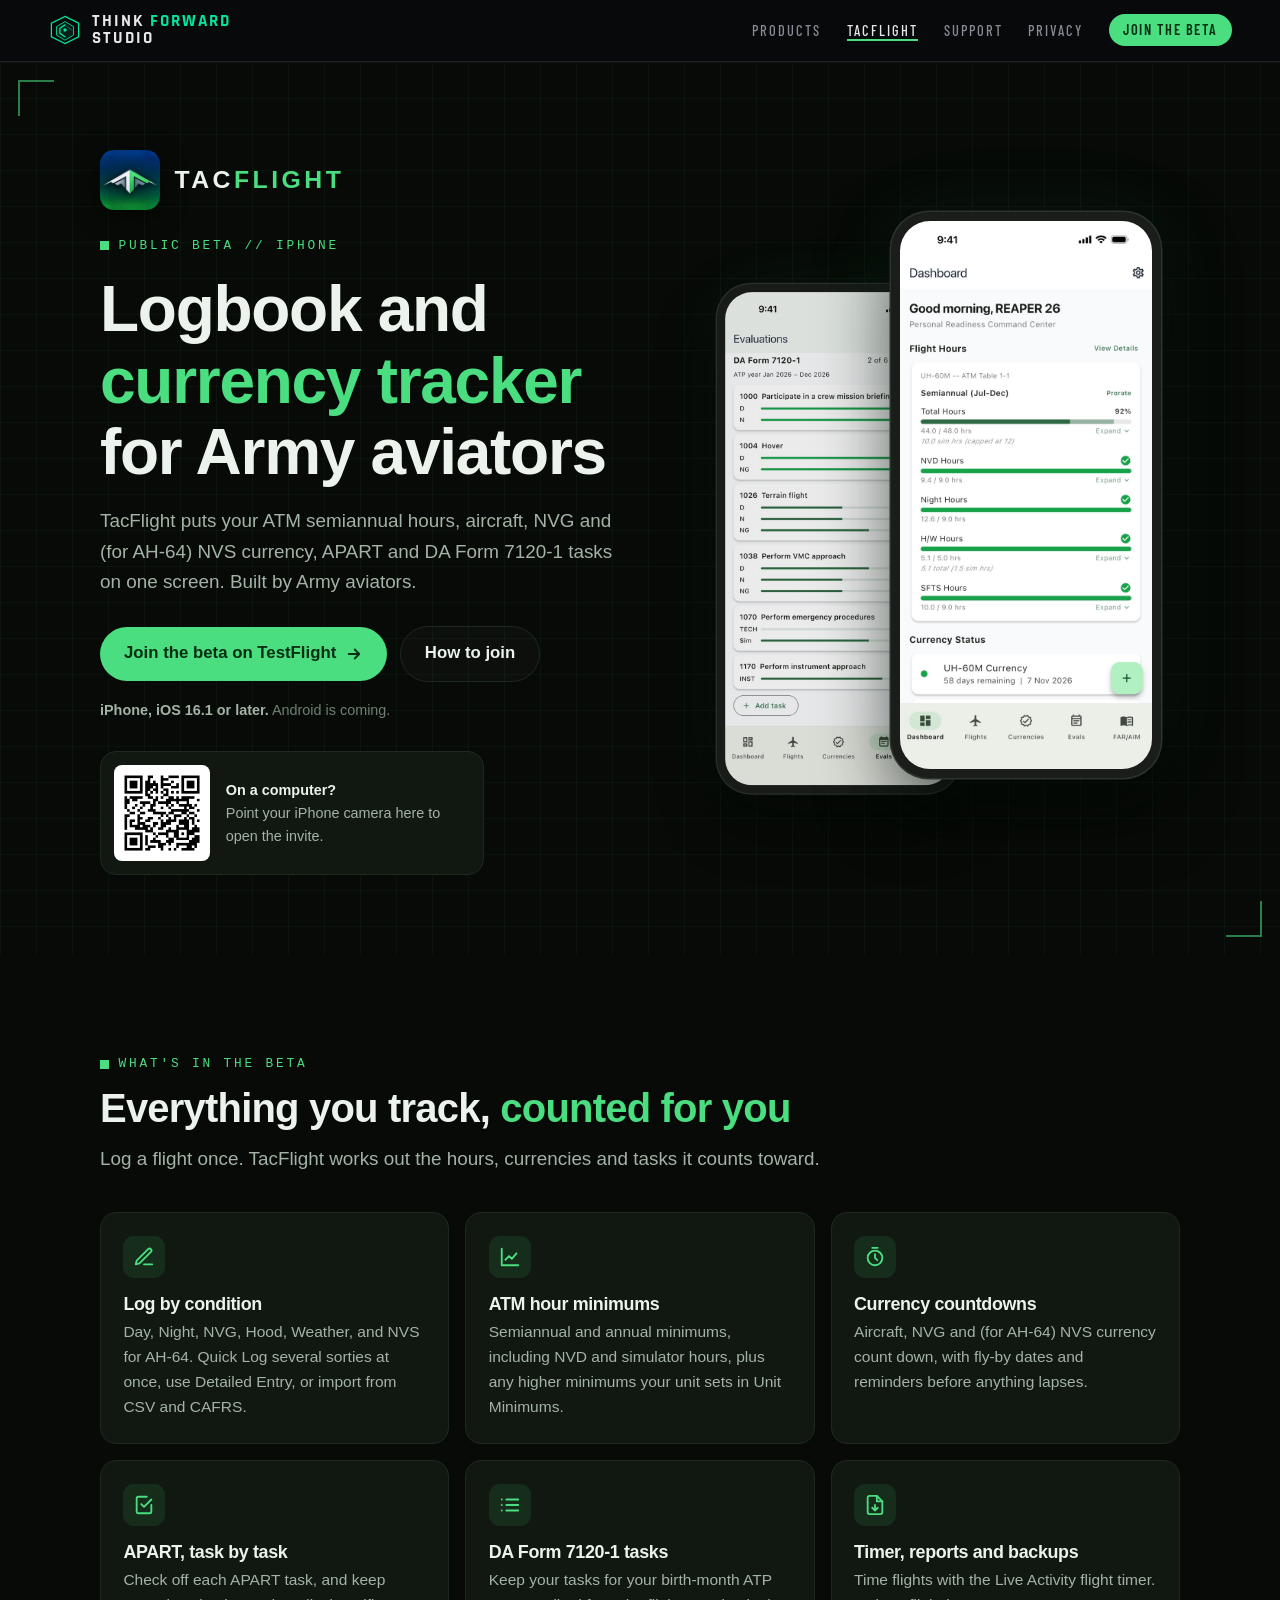
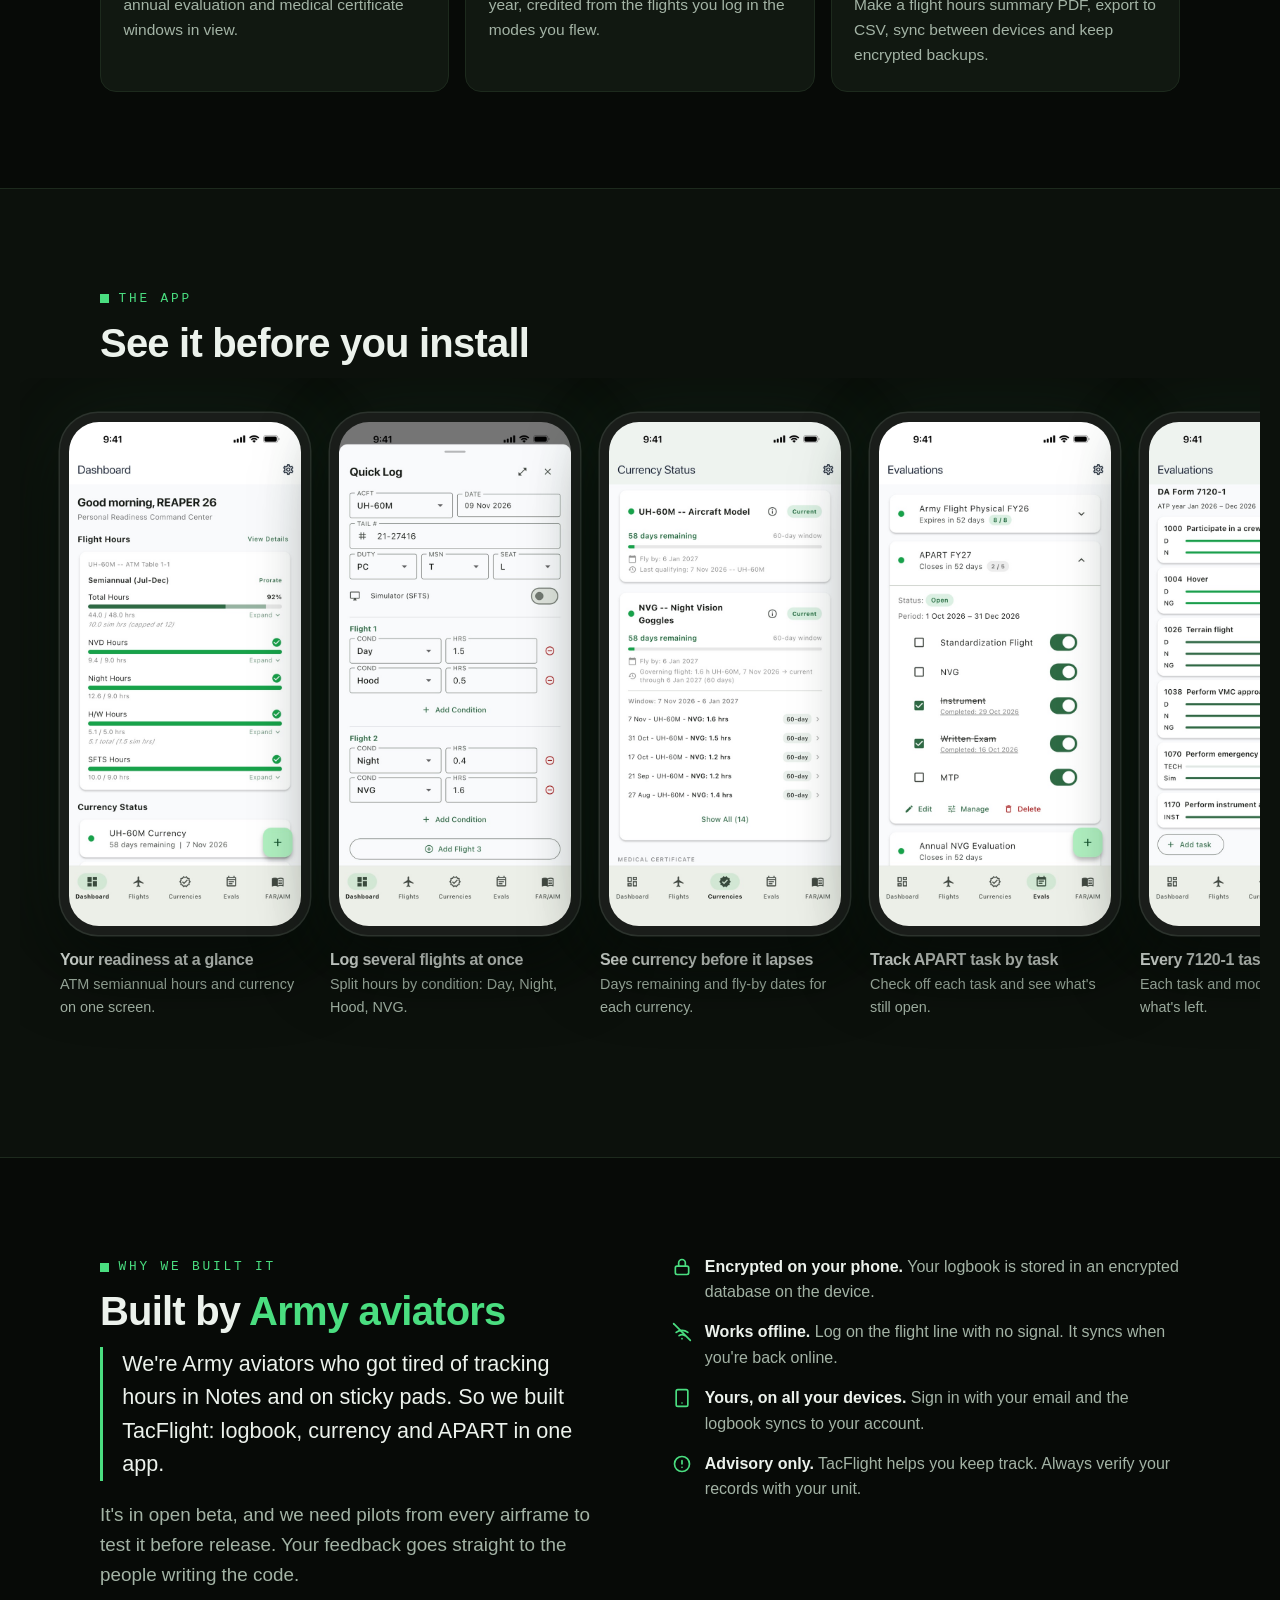
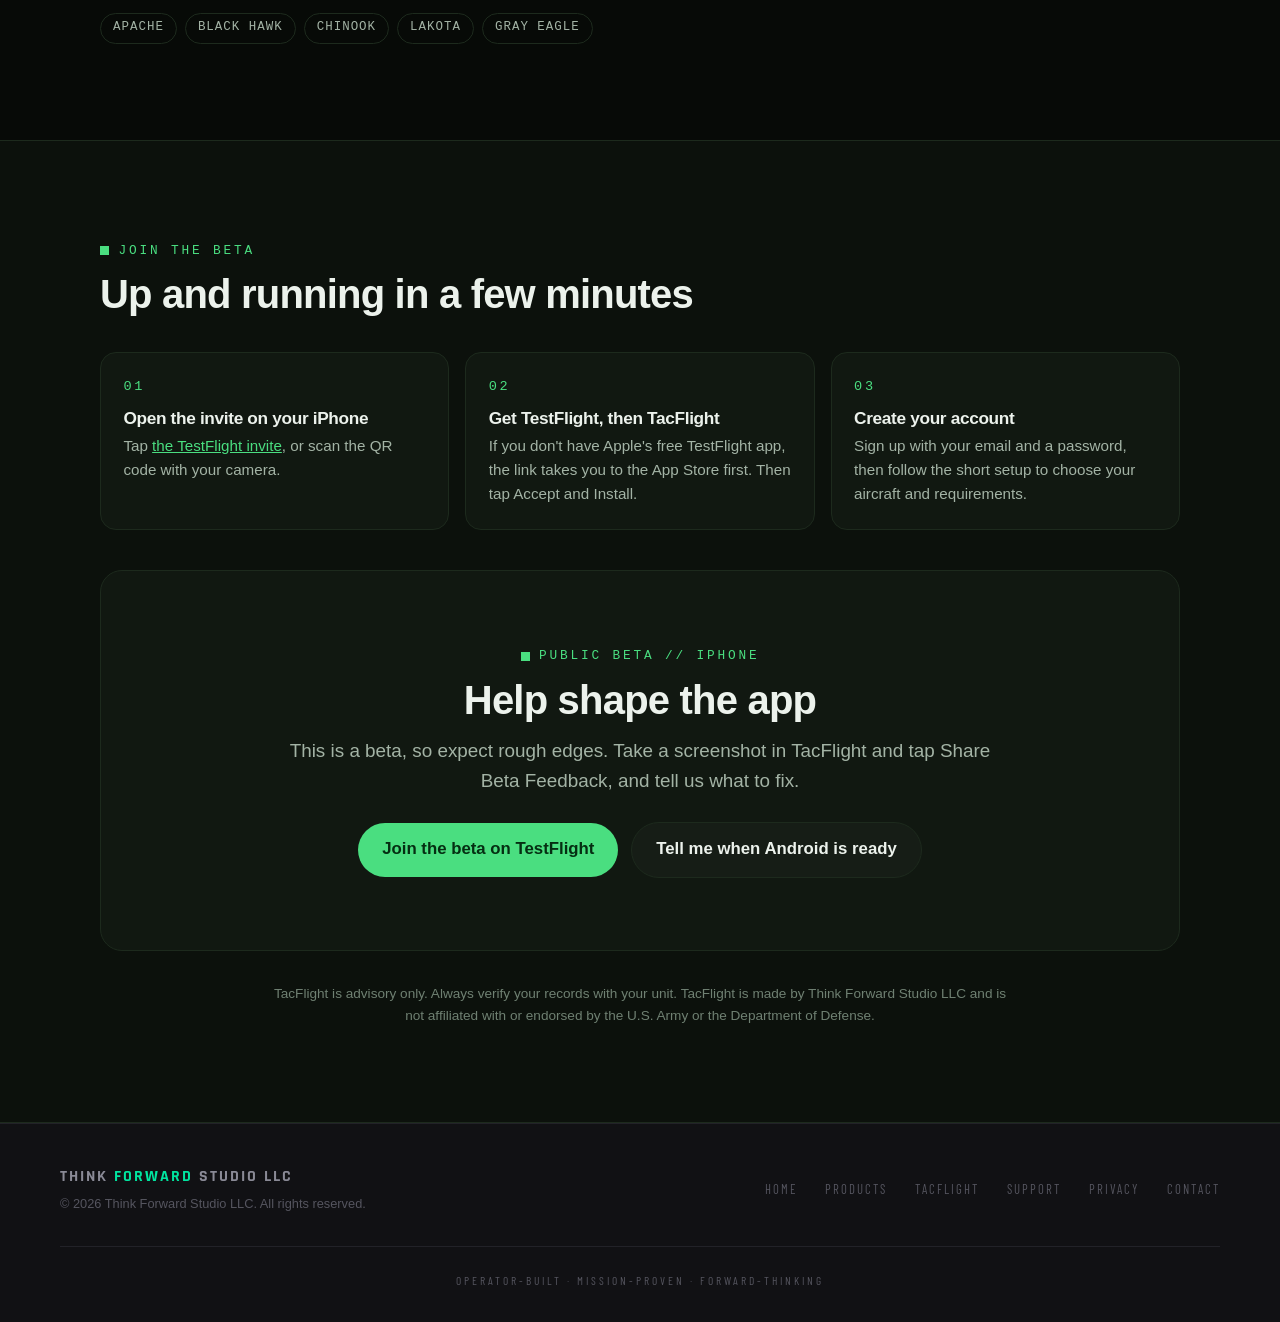
<file: tacflight/index.html>
<!DOCTYPE html>
<html lang="en">
<head>
<meta charset="UTF-8">
<meta name="viewport" content="width=device-width, initial-scale=1.0">
<title>TacFlight — Logbook and currency tracker for Army aviators | Think Forward Studio</title>
<meta name="description" content="TacFlight puts your ATM semiannual hours, aircraft, NVG and (for AH-64) NVS currency, APART and DA Form 7120-1 tasks on one screen. Built by Army aviators. Now in public beta on iPhone.">
<meta name="theme-color" content="#070a07">
<link rel="canonical" href="https://thinkforwardstudio.com/tacflight/">
<link rel="icon" type="image/png" href="/tacflight/assets/favicon-48.png">
<link rel="apple-touch-icon" href="/tacflight/assets/apple-touch-icon.png">
<meta property="og:type" content="website">
<meta property="og:site_name" content="Think Forward Studio">
<meta property="og:title" content="TacFlight — Logbook and currency tracker for Army aviators">
<meta property="og:description" content="ATM hours, currency countdowns, APART and DA Form 7120-1 tasks. Built by Army aviators. Public beta on iPhone.">
<meta property="og:url" content="https://thinkforwardstudio.com/tacflight/">
<meta property="og:image" content="https://thinkforwardstudio.com/tacflight/assets/og-image.jpg">
<meta property="og:image:width" content="1200">
<meta property="og:image:height" content="676">
<meta name="twitter:card" content="summary_large_image">
<link rel="preconnect" href="https://fonts.googleapis.com">
<link rel="preconnect" href="https://fonts.gstatic.com" crossorigin>
<link href="https://fonts.googleapis.com/css2?family=Rajdhani:wght@700&family=Barlow+Condensed:wght@500;600&display=swap" rel="stylesheet">
<link rel="stylesheet" href="/tacflight/assets/site.css">
<script type="application/ld+json">
{
  "@context": "https://schema.org",
  "@type": "SoftwareApplication",
  "name": "TacFlight",
  "operatingSystem": "iOS 16.1 or later",
  "applicationCategory": "UtilitiesApplication",
  "description": "Flight logbook and currency tracker built for Army aviators.",
  "url": "https://thinkforwardstudio.com/tacflight/",
  "publisher": { "@type": "Organization", "name": "Think Forward Studio LLC", "url": "https://thinkforwardstudio.com/" }
}
</script>
</head>
<body>
<a class="skip" href="#main">Skip to content</a>

<!-- ===== Think Forward Studio frame ===== -->
<nav class="tfs-nav" aria-label="Main">
  <a href="/" class="tfs-logo" aria-label="Think Forward Studio home">
    <svg viewBox="0 0 40 40" fill="none" aria-hidden="true">
      <path d="M20 4L36 12V28L20 36L4 28V12L20 4Z" stroke="#00e5a0" stroke-width="1.5"/>
      <path d="M20 10L30 16V26L20 32L10 26V16L20 10Z" stroke="#00e5a0" stroke-width="1" fill="rgba(0,229,160,0.1)"/>
      <path d="M20 14L14 18V24L20 28" stroke="#00e5a0" stroke-width="1.5" stroke-linecap="round"/>
      <circle cx="20" cy="20" r="2" fill="#00e5a0"/>
      <path d="M22 16L28 20" stroke="#00e5a0" stroke-width="1" stroke-linecap="round" opacity="0.5"/>
    </svg>
    <span class="tfs-logo-text">Think <span>Forward</span><br>Studio</span>
  </a>
  <ul class="tfs-links">
    <li class="hide-sm"><a href="/products">Products</a></li>
    <li><a href="/tacflight/" aria-current="page">TacFlight</a></li>
    <li><a href="/tacflight/support/">Support</a></li>
    <li><a href="/tacflight/privacy/">Privacy</a></li>
    <li><a class="nav-cta" href="https://testflight.apple.com/join/m35PFG5f" rel="noopener">Join the beta</a></li>
  </ul>
</nav>

<main id="main">

<!-- ===== Hero ===== -->
<section class="hero gridbg brackets">
  <div class="wrap hero-grid">
    <div>
      <div class="brand">
        <img src="/tacflight/assets/icon-256.png" alt="TacFlight app icon" width="60" height="60">
        <div class="brand-name">TAC<span>FLIGHT</span></div>
      </div>
      <div class="kicker">Public beta // iPhone</div>
      <h1>Logbook and <span class="hl">currency tracker</span> for Army aviators</h1>
      <p class="lead">TacFlight puts your ATM semiannual hours, aircraft, NVG and (for AH-64) NVS currency, APART and DA Form 7120-1 tasks on one screen. Built by Army aviators.</p>
      <div class="cta-row">
        <a class="btn btn-primary" href="https://testflight.apple.com/join/m35PFG5f" rel="noopener">
          Join the beta on TestFlight
          <svg viewBox="0 0 24 24" fill="none" stroke="currentColor" stroke-width="2.4" stroke-linecap="round" stroke-linejoin="round" aria-hidden="true"><path d="M5 12h14M13 6l6 6-6 6"/></svg>
        </a>
        <a class="btn btn-ghost" href="#join">How to join</a>
      </div>
      <p class="fineprint"><strong>iPhone, iOS 16.1 or later.</strong> Android is coming.</p>
      <div class="qr-card">
        <img src="/tacflight/assets/qr-testflight.png" alt="QR code for the TacFlight TestFlight invite" width="96" height="96">
        <p><strong>On a computer?</strong>Point your iPhone camera here to open the invite.</p>
      </div>
    </div>
    <div class="phones" aria-hidden="true">
      <div class="phone back"><img src="/tacflight/assets/shots/09_evals_7120.jpg" alt="" width="660" height="1434"></div>
      <div class="phone front"><img src="/tacflight/assets/shots/01_dashboard.jpg" alt="" width="660" height="1434"></div>
    </div>
  </div>
</section>

<!-- ===== Features ===== -->
<section id="features">
  <div class="wrap">
    <div class="kicker">What's in the beta</div>
    <h2>Everything you track, <span class="hl">counted for you</span></h2>
    <p class="lead">Log a flight once. TacFlight works out the hours, currencies and tasks it counts toward.</p>
    <div class="features">
      <article class="feature">
        <div class="feature-icon"><svg viewBox="0 0 24 24" fill="none" stroke="currentColor" stroke-width="2" stroke-linecap="round" stroke-linejoin="round" aria-hidden="true"><path d="M12 20h9"/><path d="M16.5 3.5a2.1 2.1 0 0 1 3 3L7 19l-4 1 1-4Z"/></svg></div>
        <h3>Log by condition</h3>
        <p>Day, Night, NVG, Hood, Weather, and NVS for AH-64. Quick Log several sorties at once, use Detailed Entry, or import from CSV and CAFRS.</p>
      </article>
      <article class="feature">
        <div class="feature-icon"><svg viewBox="0 0 24 24" fill="none" stroke="currentColor" stroke-width="2" stroke-linecap="round" stroke-linejoin="round" aria-hidden="true"><path d="M3 3v18h18"/><path d="M7 15l4-4 3 3 5-6"/></svg></div>
        <h3>ATM hour minimums</h3>
        <p>Semiannual and annual minimums, including NVD and simulator hours, plus any higher minimums your unit sets in Unit Minimums.</p>
      </article>
      <article class="feature">
        <div class="feature-icon"><svg viewBox="0 0 24 24" fill="none" stroke="currentColor" stroke-width="2" stroke-linecap="round" stroke-linejoin="round" aria-hidden="true"><circle cx="12" cy="13" r="8"/><path d="M12 9v4l2.5 2.5"/><path d="M9 2h6"/></svg></div>
        <h3>Currency countdowns</h3>
        <p>Aircraft, NVG and (for AH-64) NVS currency count down, with fly-by dates and reminders before anything lapses.</p>
      </article>
      <article class="feature">
        <div class="feature-icon"><svg viewBox="0 0 24 24" fill="none" stroke="currentColor" stroke-width="2" stroke-linecap="round" stroke-linejoin="round" aria-hidden="true"><path d="M9 11l3 3 8-8"/><path d="M20 12v7a2 2 0 0 1-2 2H6a2 2 0 0 1-2-2V5a2 2 0 0 1 2-2h9"/></svg></div>
        <h3>APART, task by task</h3>
        <p>Check off each APART task, and keep annual evaluation and medical certificate windows in view.</p>
      </article>
      <article class="feature">
        <div class="feature-icon"><svg viewBox="0 0 24 24" fill="none" stroke="currentColor" stroke-width="2" stroke-linecap="round" stroke-linejoin="round" aria-hidden="true"><path d="M8 6h13M8 12h13M8 18h13"/><path d="M3 6h.01M3 12h.01M3 18h.01"/></svg></div>
        <h3>DA Form 7120-1 tasks</h3>
        <p>Keep your tasks for your birth-month ATP year, credited from the flights you log in the modes you flew.</p>
      </article>
      <article class="feature">
        <div class="feature-icon"><svg viewBox="0 0 24 24" fill="none" stroke="currentColor" stroke-width="2" stroke-linecap="round" stroke-linejoin="round" aria-hidden="true"><path d="M14 2H6a2 2 0 0 0-2 2v16a2 2 0 0 0 2 2h12a2 2 0 0 0 2-2V8z"/><path d="M14 2v6h6"/><path d="M12 18v-6M9 15l3 3 3-3"/></svg></div>
        <h3>Timer, reports and backups</h3>
        <p>Time flights with the Live Activity flight timer. Make a flight hours summary PDF, export to CSV, sync between devices and keep encrypted backups.</p>
      </article>
    </div>
  </div>
</section>

<!-- ===== Screens ===== -->
<section class="section-alt" id="screens" aria-labelledby="screens-h">
  <div class="wrap">
    <div class="kicker">The app</div>
    <h2 id="screens-h">See it before you install</h2>
  </div>
  <div class="gallery" tabindex="0" aria-label="App screenshots, scroll sideways">
    <figure class="shot">
      <div class="phone"><img src="/tacflight/assets/shots/01_dashboard.jpg" alt="Dashboard showing semiannual total, NVD, night, hood/weather and SFTS hours against their minimums" loading="lazy" width="660" height="1434"></div>
      <figcaption><h3>Your readiness at a glance</h3><p>ATM semiannual hours and currency on one screen.</p></figcaption>
    </figure>
    <figure class="shot">
      <div class="phone"><img src="/tacflight/assets/shots/03_quicklog.jpg" alt="Quick Log screen for entering several flights" loading="lazy" width="660" height="1434"></div>
      <figcaption><h3>Log several flights at once</h3><p>Split hours by condition: Day, Night, Hood, NVG.</p></figcaption>
    </figure>
    <figure class="shot">
      <div class="phone"><img src="/tacflight/assets/shots/04_currency.jpg" alt="Currency Status showing aircraft and NVG currency with days remaining and fly-by dates" loading="lazy" width="660" height="1434"></div>
      <figcaption><h3>See currency before it lapses</h3><p>Days remaining and fly-by dates for each currency.</p></figcaption>
    </figure>
    <figure class="shot">
      <div class="phone"><img src="/tacflight/assets/shots/05_evaluations.jpg" alt="Evaluations screen listing APART tasks" loading="lazy" width="660" height="1434"></div>
      <figcaption><h3>Track APART task by task</h3><p>Check off each task and see what's still open.</p></figcaption>
    </figure>
    <figure class="shot">
      <div class="phone"><img src="/tacflight/assets/shots/09_evals_7120.jpg" alt="DA Form 7120-1 task list with progress for each mode" loading="lazy" width="660" height="1434"></div>
      <figcaption><h3>Every 7120-1 task</h3><p>Each task and mode, what's done and what's left.</p></figcaption>
    </figure>
    <figure class="shot">
      <div class="phone"><img src="/tacflight/assets/shots/08_timer.jpg" alt="Flight timer screen" loading="lazy" width="660" height="1434"></div>
      <figcaption><h3>Flight timer</h3><p>Time Day, Night and NVG segments, Hobbs or flight time, and count landings.</p></figcaption>
    </figure>
    <figure class="shot">
      <div class="phone"><img src="/tacflight/assets/shots/07_reports.jpg" alt="Reports screen with flight hours summary and CSV export" loading="lazy" width="660" height="1434"></div>
      <figcaption><h3>Reports and exports built in</h3><p>Flight hours summary PDF and CSV export.</p></figcaption>
    </figure>
  </div>
</section>

<!-- ===== Story ===== -->
<section id="about">
  <div class="wrap story">
    <div>
      <div class="kicker">Why we built it</div>
      <h2>Built by <span class="hl">Army aviators</span></h2>
      <blockquote>We're Army aviators who got tired of tracking hours in Notes and on sticky pads. So we built TacFlight: logbook, currency and APART in one app.</blockquote>
      <p class="lead" style="margin-top:1.2rem">It's in open beta, and we need pilots from every airframe to test it before release. Your feedback goes straight to the people writing the code.</p>
      <div class="airframes" aria-label="Airframes welcome">
        <span class="chip">Apache</span><span class="chip">Black Hawk</span><span class="chip">Chinook</span><span class="chip">Lakota</span><span class="chip">Gray Eagle</span>
      </div>
    </div>
    <ul class="trust">
      <li><svg viewBox="0 0 24 24" fill="none" stroke="currentColor" stroke-width="2" stroke-linecap="round" stroke-linejoin="round" aria-hidden="true"><rect x="4" y="11" width="16" height="10" rx="2"/><path d="M8 11V7a4 4 0 0 1 8 0v4"/></svg><span><strong>Encrypted on your phone.</strong> Your logbook is stored in an encrypted database on the device.</span></li>
      <li><svg viewBox="0 0 24 24" fill="none" stroke="currentColor" stroke-width="2" stroke-linecap="round" stroke-linejoin="round" aria-hidden="true"><path d="M5 12.55a11 11 0 0 1 14 0"/><path d="M8.5 16.4a6 6 0 0 1 7 0"/><path d="M12 20h.01"/><path d="M2 2l20 20"/></svg><span><strong>Works offline.</strong> Log on the flight line with no signal. It syncs when you're back online.</span></li>
      <li><svg viewBox="0 0 24 24" fill="none" stroke="currentColor" stroke-width="2" stroke-linecap="round" stroke-linejoin="round" aria-hidden="true"><rect x="5" y="2" width="14" height="20" rx="2"/><path d="M12 18h.01"/></svg><span><strong>Yours, on all your devices.</strong> Sign in with your email and the logbook syncs to your account.</span></li>
      <li><svg viewBox="0 0 24 24" fill="none" stroke="currentColor" stroke-width="2" stroke-linecap="round" stroke-linejoin="round" aria-hidden="true"><circle cx="12" cy="12" r="9"/><path d="M12 8v4M12 16h.01"/></svg><span><strong>Advisory only.</strong> TacFlight helps you keep track. Always verify your records with your unit.</span></li>
    </ul>
  </div>
</section>

<!-- ===== Join ===== -->
<section class="section-alt" id="join">
  <div class="wrap">
    <div class="kicker">Join the beta</div>
    <h2>Up and running in a few minutes</h2>
    <div class="steps">
      <div class="step">
        <h3>Open the invite on your iPhone</h3>
        <p>Tap <a href="https://testflight.apple.com/join/m35PFG5f" rel="noopener">the TestFlight invite</a>, or scan the QR code with your camera.</p>
      </div>
      <div class="step">
        <h3>Get TestFlight, then TacFlight</h3>
        <p>If you don't have Apple's free TestFlight app, the link takes you to the App Store first. Then tap Accept and Install.</p>
      </div>
      <div class="step">
        <h3>Create your account</h3>
        <p>Sign up with your email and a password, then follow the short setup to choose your aircraft and requirements.</p>
      </div>
    </div>

    <div class="cta-band" style="margin-top:2.5rem">
      <div class="kicker">Public beta // iPhone</div>
      <h2>Help shape the app</h2>
      <p class="lead">This is a beta, so expect rough edges. Take a screenshot in TacFlight and tap Share Beta Feedback, and tell us what to fix.</p>
      <div class="cta-row">
        <a class="btn btn-primary" href="https://testflight.apple.com/join/m35PFG5f" rel="noopener">Join the beta on TestFlight</a>
        <a class="btn btn-ghost" href="mailto:tacflight.beta@gmail.com?subject=TacFlight%20Android%20beta">Tell me when Android is ready</a>
      </div>
    </div>

    <p class="disclaimer">TacFlight is advisory only. Always verify your records with your unit. TacFlight is made by Think Forward Studio LLC and is not affiliated with or endorsed by the U.S. Army or the Department of Defense.</p>
  </div>
</section>

</main>

<footer class="tfs-footer">
  <div class="tfs-footer-inner">
    <div>
      <div class="tfs-footer-logo">Think <span>Forward</span> Studio LLC</div>
      <div class="tfs-footer-copy">&copy; 2026 Think Forward Studio LLC. All rights reserved.</div>
    </div>
    <div class="tfs-footer-links">
      <a href="/">Home</a>
      <a href="/products">Products</a>
      <a href="/tacflight/">TacFlight</a>
      <a href="/tacflight/support/">Support</a>
      <a href="/tacflight/privacy/">Privacy</a>
      <a href="/#contact">Contact</a>
    </div>
  </div>
  <div class="tfs-footer-tagline">Operator-Built · Mission-Proven · Forward-Thinking</div>
</footer>
</body>
</html>
</file>
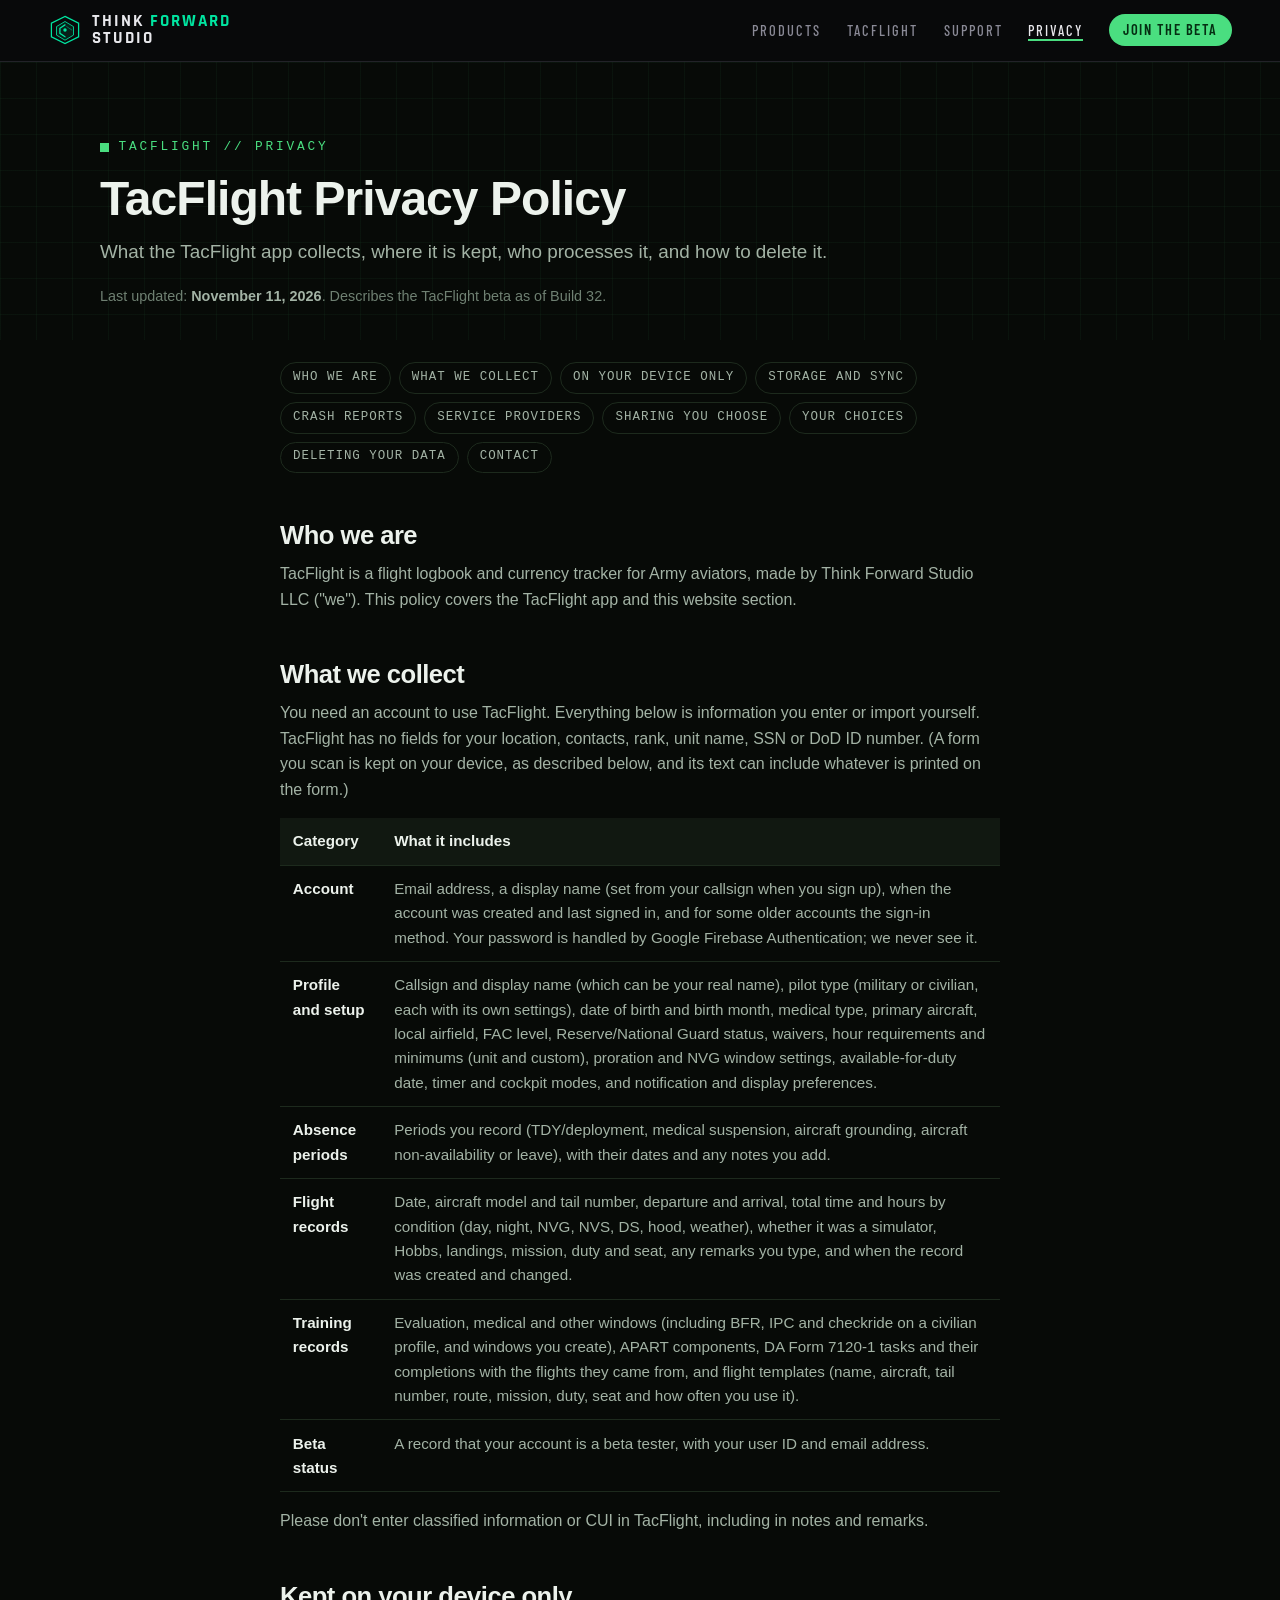
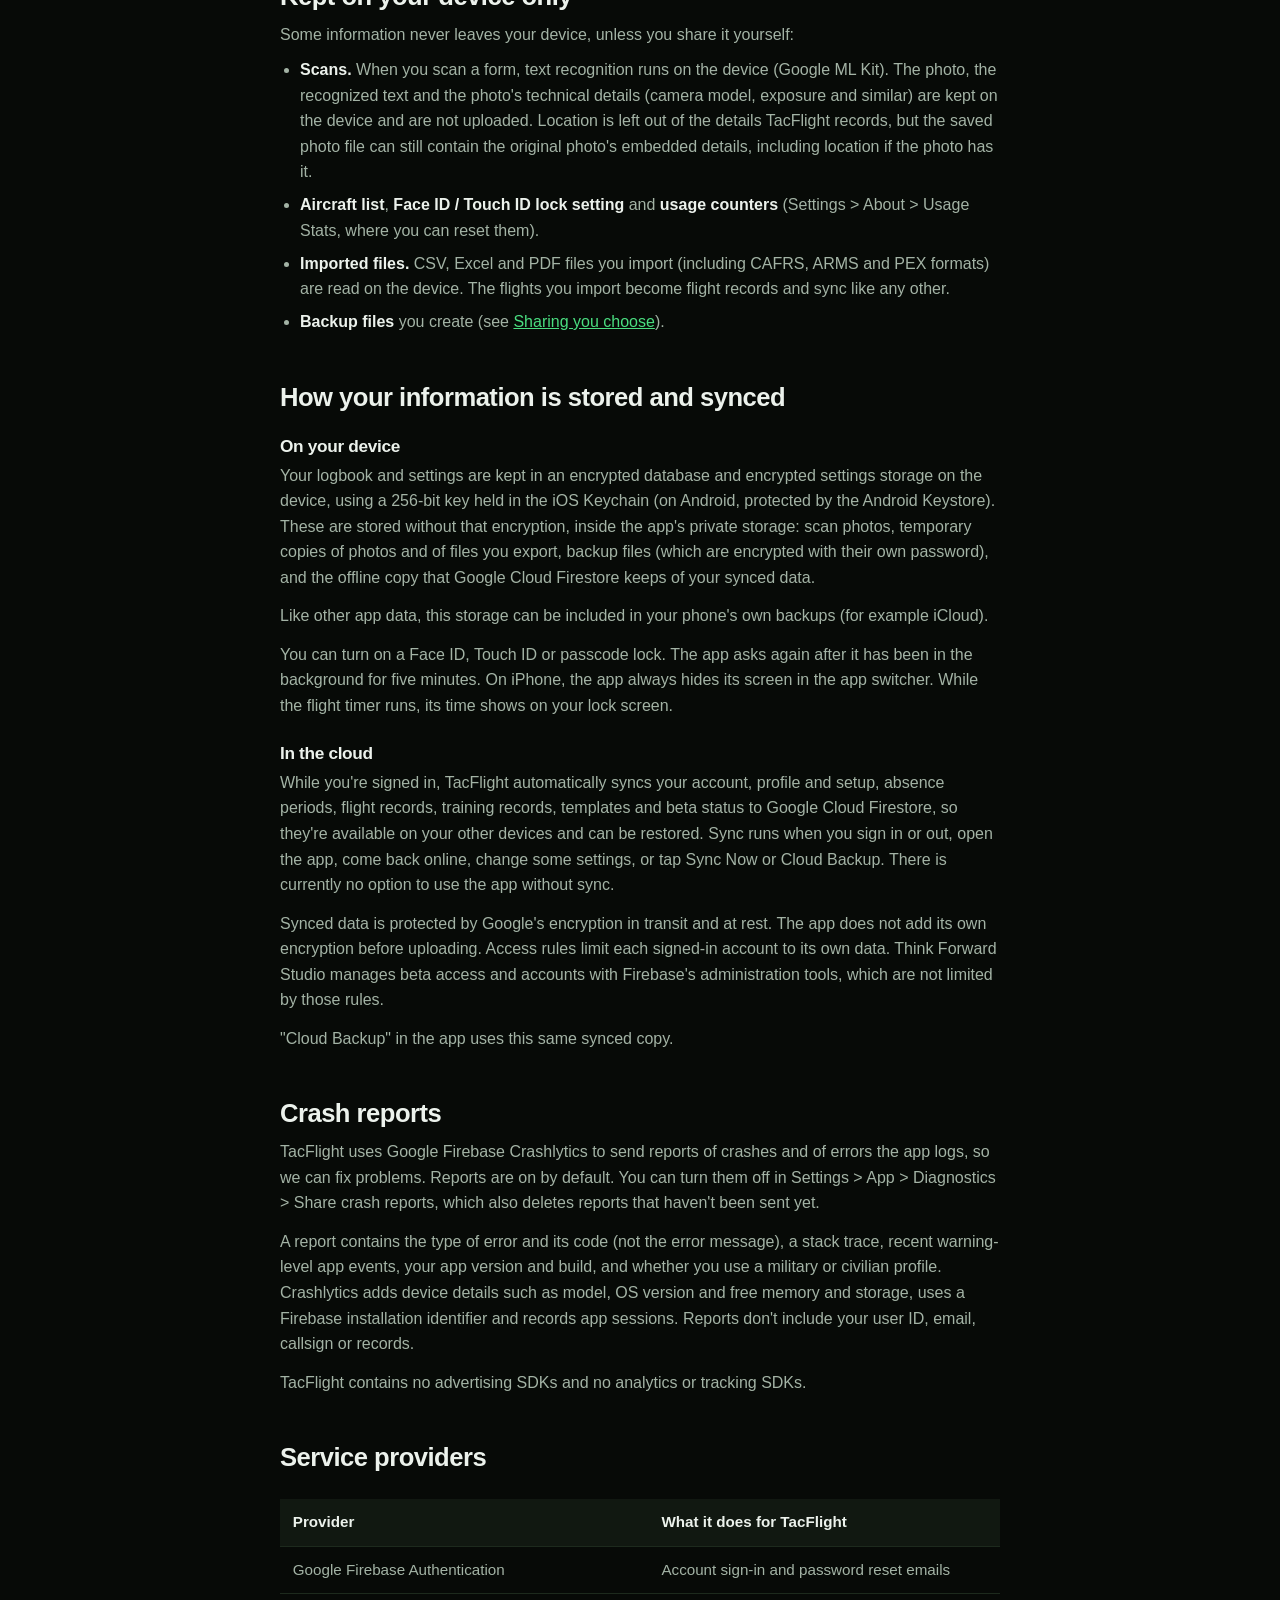
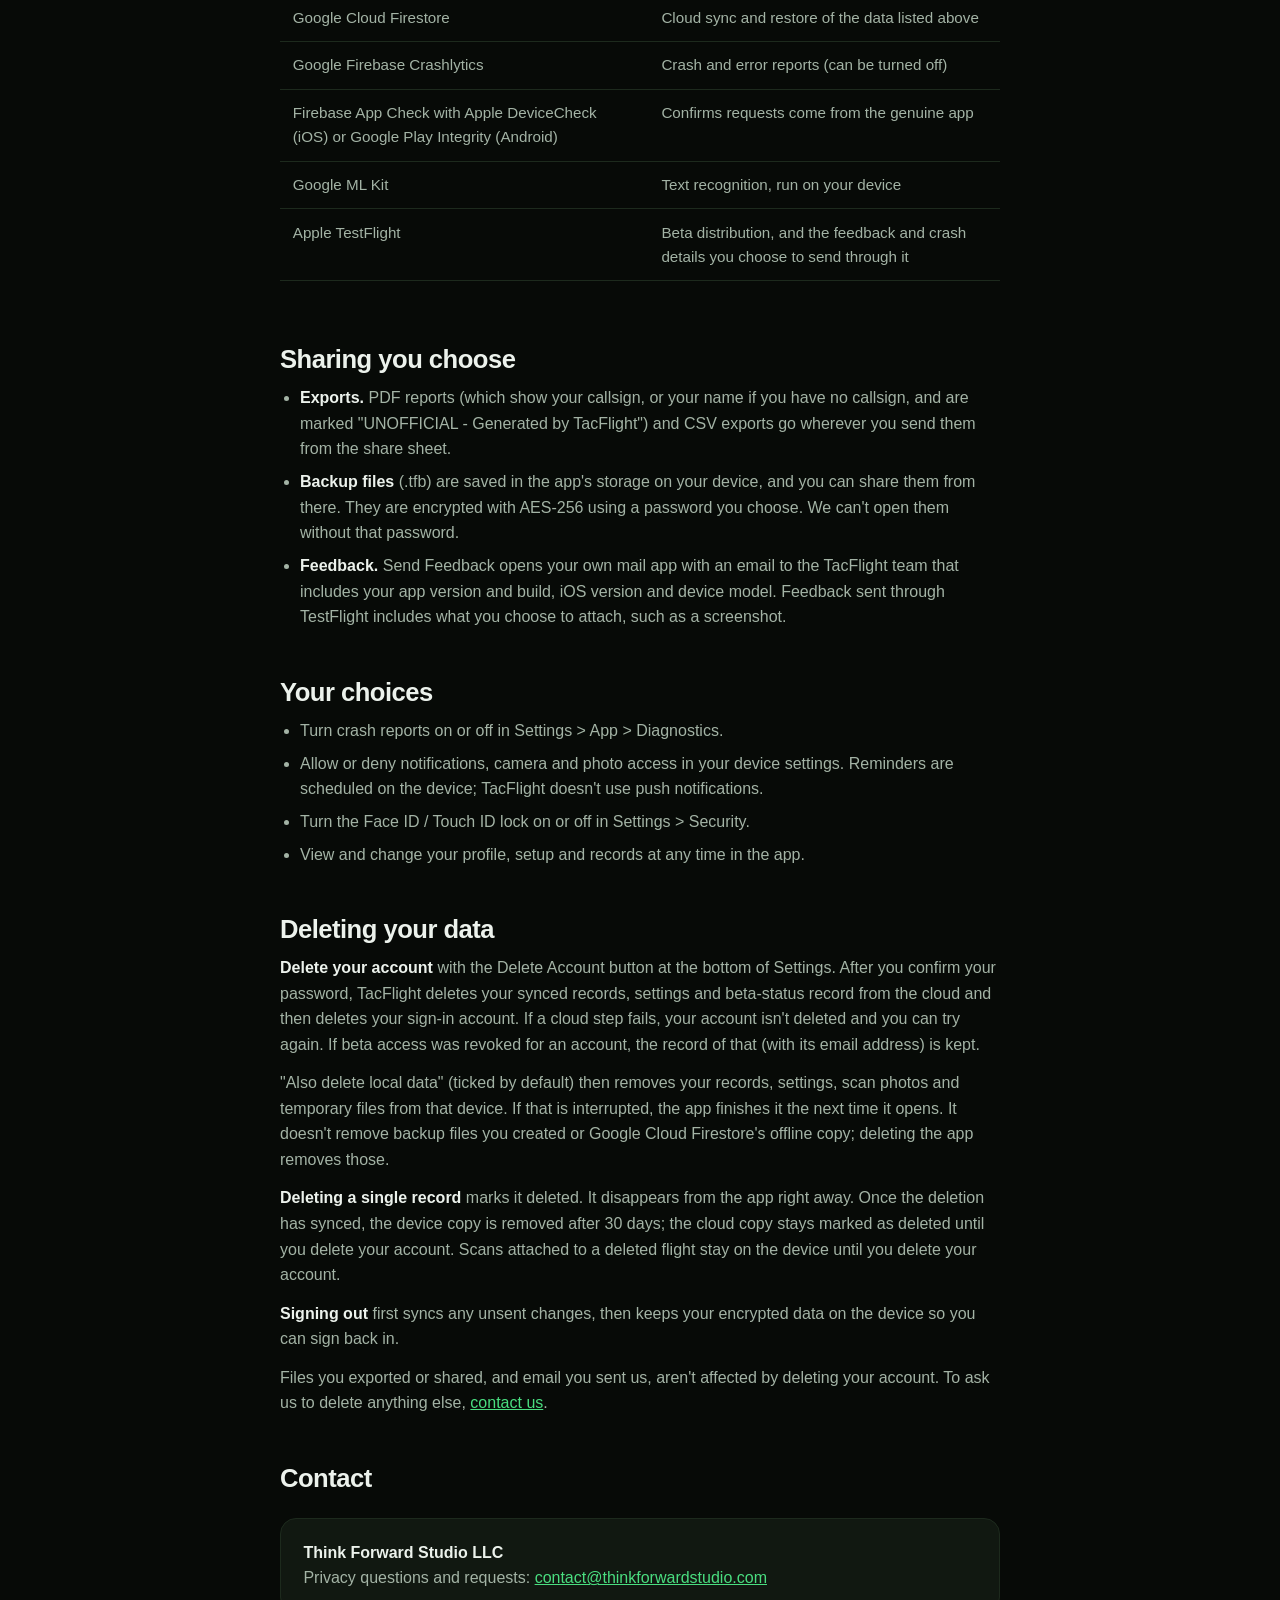
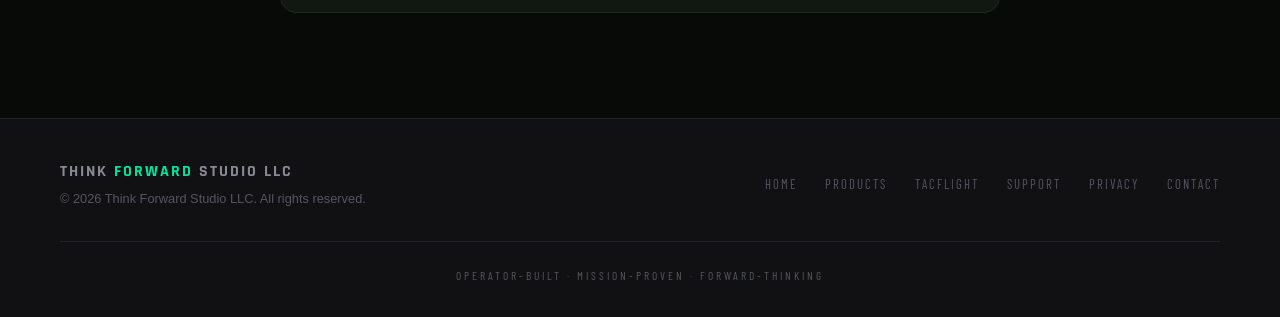
<file: tacflight/privacy/index.html>
<!DOCTYPE html>
<html lang="en">
<head>
<meta charset="UTF-8">
<meta name="viewport" content="width=device-width, initial-scale=1.0">
<title>TacFlight Privacy Policy | Think Forward Studio</title>
<meta name="description" content="What information the TacFlight app collects, where it is stored, who processes it, and how to delete it.">
<meta name="theme-color" content="#070a07">
<link rel="canonical" href="https://thinkforwardstudio.com/tacflight/privacy/">
<link rel="icon" type="image/png" href="/tacflight/assets/favicon-48.png">
<link rel="apple-touch-icon" href="/tacflight/assets/apple-touch-icon.png">
<link rel="preconnect" href="https://fonts.googleapis.com">
<link rel="preconnect" href="https://fonts.gstatic.com" crossorigin>
<link href="https://fonts.googleapis.com/css2?family=Rajdhani:wght@700&family=Barlow+Condensed:wght@500;600&display=swap" rel="stylesheet">
<link rel="stylesheet" href="/tacflight/assets/site.css">
</head>
<body>
<a class="skip" href="#main">Skip to content</a>

<nav class="tfs-nav" aria-label="Main">
  <a href="/" class="tfs-logo" aria-label="Think Forward Studio home">
    <svg viewBox="0 0 40 40" fill="none" aria-hidden="true">
      <path d="M20 4L36 12V28L20 36L4 28V12L20 4Z" stroke="#00e5a0" stroke-width="1.5"/>
      <path d="M20 10L30 16V26L20 32L10 26V16L20 10Z" stroke="#00e5a0" stroke-width="1" fill="rgba(0,229,160,0.1)"/>
      <path d="M20 14L14 18V24L20 28" stroke="#00e5a0" stroke-width="1.5" stroke-linecap="round"/>
      <circle cx="20" cy="20" r="2" fill="#00e5a0"/>
      <path d="M22 16L28 20" stroke="#00e5a0" stroke-width="1" stroke-linecap="round" opacity="0.5"/>
    </svg>
    <span class="tfs-logo-text">Think <span>Forward</span><br>Studio</span>
  </a>
  <ul class="tfs-links">
    <li class="hide-sm"><a href="/products">Products</a></li>
    <li><a href="/tacflight/">TacFlight</a></li>
    <li><a href="/tacflight/support/">Support</a></li>
    <li><a href="/tacflight/privacy/" aria-current="page">Privacy</a></li>
    <li><a class="nav-cta" href="https://testflight.apple.com/join/m35PFG5f" rel="noopener">Join the beta</a></li>
  </ul>
</nav>

<main id="main">
<section class="doc-hero gridbg">
  <div class="wrap">
    <div class="kicker">TacFlight // Privacy</div>
    <h1>TacFlight Privacy Policy</h1>
    <p class="lead">What the TacFlight app collects, where it is kept, who processes it, and how to delete it.</p>
    <p class="fineprint">Last updated: <strong>November 11, 2026</strong>. Describes the TacFlight beta as of Build 32.</p>
  </div>
</section>

<div class="wrap doc">
  <nav class="toc" aria-label="On this page">
    <a class="chip" href="#who">Who we are</a>
    <a class="chip" href="#collect">What we collect</a>
    <a class="chip" href="#device">On your device only</a>
    <a class="chip" href="#storage">Storage and sync</a>
    <a class="chip" href="#diagnostics">Crash reports</a>
    <a class="chip" href="#providers">Service providers</a>
    <a class="chip" href="#sharing">Sharing you choose</a>
    <a class="chip" href="#choices">Your choices</a>
    <a class="chip" href="#delete">Deleting your data</a>
    <a class="chip" href="#contact">Contact</a>
  </nav>

  <h2 id="who">Who we are</h2>
  <p>TacFlight is a flight logbook and currency tracker for Army aviators, made by Think Forward Studio LLC ("we"). This policy covers the TacFlight app and this website section.</p>

  <h2 id="collect">What we collect</h2>
  <p>You need an account to use TacFlight. Everything below is information you enter or import yourself. TacFlight has no fields for your location, contacts, rank, unit name, SSN or DoD ID number. (A form you scan is kept on your device, as described below, and its text can include whatever is printed on the form.)</p>
  <div class="table-scroll">
  <table>
    <thead><tr><th scope="col">Category</th><th scope="col">What it includes</th></tr></thead>
    <tbody>
      <tr><td><strong>Account</strong></td><td>Email address, a display name (set from your callsign when you sign up), when the account was created and last signed in, and for some older accounts the sign-in method. Your password is handled by Google Firebase Authentication; we never see it.</td></tr>
      <tr><td><strong>Profile and setup</strong></td><td>Callsign and display name (which can be your real name), pilot type (military or civilian, each with its own settings), date of birth and birth month, medical type, primary aircraft, local airfield, FAC level, Reserve/National Guard status, waivers, hour requirements and minimums (unit and custom), proration and NVG window settings, available-for-duty date, timer and cockpit modes, and notification and display preferences.</td></tr>
      <tr><td><strong>Absence periods</strong></td><td>Periods you record (TDY/deployment, medical suspension, aircraft grounding, aircraft non-availability or leave), with their dates and any notes you add.</td></tr>
      <tr><td><strong>Flight records</strong></td><td>Date, aircraft model and tail number, departure and arrival, total time and hours by condition (day, night, NVG, NVS, DS, hood, weather), whether it was a simulator, Hobbs, landings, mission, duty and seat, any remarks you type, and when the record was created and changed.</td></tr>
      <tr><td><strong>Training records</strong></td><td>Evaluation, medical and other windows (including BFR, IPC and checkride on a civilian profile, and windows you create), APART components, DA Form 7120-1 tasks and their completions with the flights they came from, and flight templates (name, aircraft, tail number, route, mission, duty, seat and how often you use it).</td></tr>
      <tr><td><strong>Beta status</strong></td><td>A record that your account is a beta tester, with your user ID and email address.</td></tr>
    </tbody>
  </table>
  </div>
  <p>Please don't enter classified information or CUI in TacFlight, including in notes and remarks.</p>

  <h2 id="device">Kept on your device only</h2>
  <p>Some information never leaves your device, unless you share it yourself:</p>
  <ul>
    <li><strong>Scans.</strong> When you scan a form, text recognition runs on the device (Google ML Kit). The photo, the recognized text and the photo's technical details (camera model, exposure and similar) are kept on the device and are not uploaded. Location is left out of the details TacFlight records, but the saved photo file can still contain the original photo's embedded details, including location if the photo has it.</li>
    <li><strong>Aircraft list</strong>, <strong>Face ID / Touch ID lock setting</strong> and <strong>usage counters</strong> (Settings &gt; About &gt; Usage Stats, where you can reset them).</li>
    <li><strong>Imported files.</strong> CSV, Excel and PDF files you import (including CAFRS, ARMS and PEX formats) are read on the device. The flights you import become flight records and sync like any other.</li>
    <li><strong>Backup files</strong> you create (see <a href="#sharing">Sharing you choose</a>).</li>
  </ul>

  <h2 id="storage">How your information is stored and synced</h2>
  <h3>On your device</h3>
  <p>Your logbook and settings are kept in an encrypted database and encrypted settings storage on the device, using a 256-bit key held in the iOS Keychain (on Android, protected by the Android Keystore). These are stored without that encryption, inside the app's private storage: scan photos, temporary copies of photos and of files you export, backup files (which are encrypted with their own password), and the offline copy that Google Cloud Firestore keeps of your synced data.</p>
  <p>Like other app data, this storage can be included in your phone's own backups (for example iCloud).</p>
  <p>You can turn on a Face ID, Touch ID or passcode lock. The app asks again after it has been in the background for five minutes. On iPhone, the app always hides its screen in the app switcher. While the flight timer runs, its time shows on your lock screen.</p>
  <h3>In the cloud</h3>
  <p>While you're signed in, TacFlight automatically syncs your account, profile and setup, absence periods, flight records, training records, templates and beta status to Google Cloud Firestore, so they're available on your other devices and can be restored. Sync runs when you sign in or out, open the app, come back online, change some settings, or tap Sync Now or Cloud Backup. There is currently no option to use the app without sync.</p>
  <p>Synced data is protected by Google's encryption in transit and at rest. The app does not add its own encryption before uploading. Access rules limit each signed-in account to its own data. Think Forward Studio manages beta access and accounts with Firebase's administration tools, which are not limited by those rules.</p>
  <p>"Cloud Backup" in the app uses this same synced copy.</p>

  <h2 id="diagnostics">Crash reports</h2>
  <p>TacFlight uses Google Firebase Crashlytics to send reports of crashes and of errors the app logs, so we can fix problems. Reports are on by default. You can turn them off in Settings &gt; App &gt; Diagnostics &gt; Share crash reports, which also deletes reports that haven't been sent yet.</p>
  <p>A report contains the type of error and its code (not the error message), a stack trace, recent warning-level app events, your app version and build, and whether you use a military or civilian profile. Crashlytics adds device details such as model, OS version and free memory and storage, uses a Firebase installation identifier and records app sessions. Reports don't include your user ID, email, callsign or records.</p>
  <p>TacFlight contains no advertising SDKs and no analytics or tracking SDKs.</p>

  <h2 id="providers">Service providers</h2>
  <div class="table-scroll">
  <table>
    <thead><tr><th scope="col">Provider</th><th scope="col">What it does for TacFlight</th></tr></thead>
    <tbody>
      <tr><td>Google Firebase Authentication</td><td>Account sign-in and password reset emails</td></tr>
      <tr><td>Google Cloud Firestore</td><td>Cloud sync and restore of the data listed above</td></tr>
      <tr><td>Google Firebase Crashlytics</td><td>Crash and error reports (can be turned off)</td></tr>
      <tr><td>Firebase App Check with Apple DeviceCheck (iOS) or Google Play Integrity (Android)</td><td>Confirms requests come from the genuine app</td></tr>
      <tr><td>Google ML Kit</td><td>Text recognition, run on your device</td></tr>
      <tr><td>Apple TestFlight</td><td>Beta distribution, and the feedback and crash details you choose to send through it</td></tr>
    </tbody>
  </table>
  </div>

  <h2 id="sharing">Sharing you choose</h2>
  <ul>
    <li><strong>Exports.</strong> PDF reports (which show your callsign, or your name if you have no callsign, and are marked "UNOFFICIAL - Generated by TacFlight") and CSV exports go wherever you send them from the share sheet.</li>
    <li><strong>Backup files</strong> (.tfb) are saved in the app's storage on your device, and you can share them from there. They are encrypted with AES-256 using a password you choose. We can't open them without that password.</li>
    <li><strong>Feedback.</strong> Send Feedback opens your own mail app with an email to the TacFlight team that includes your app version and build, iOS version and device model. Feedback sent through TestFlight includes what you choose to attach, such as a screenshot.</li>
  </ul>

  <h2 id="choices">Your choices</h2>
  <ul>
    <li>Turn crash reports on or off in Settings &gt; App &gt; Diagnostics.</li>
    <li>Allow or deny notifications, camera and photo access in your device settings. Reminders are scheduled on the device; TacFlight doesn't use push notifications.</li>
    <li>Turn the Face ID / Touch ID lock on or off in Settings &gt; Security.</li>
    <li>View and change your profile, setup and records at any time in the app.</li>
  </ul>

  <h2 id="delete">Deleting your data</h2>
  <p><strong>Delete your account</strong> with the Delete Account button at the bottom of Settings. After you confirm your password, TacFlight deletes your synced records, settings and beta-status record from the cloud and then deletes your sign-in account. If a cloud step fails, your account isn't deleted and you can try again. If beta access was revoked for an account, the record of that (with its email address) is kept.</p>
  <p>"Also delete local data" (ticked by default) then removes your records, settings, scan photos and temporary files from that device. If that is interrupted, the app finishes it the next time it opens. It doesn't remove backup files you created or Google Cloud Firestore's offline copy; deleting the app removes those.</p>
  <p><strong>Deleting a single record</strong> marks it deleted. It disappears from the app right away. Once the deletion has synced, the device copy is removed after 30 days; the cloud copy stays marked as deleted until you delete your account. Scans attached to a deleted flight stay on the device until you delete your account.</p>
  <p><strong>Signing out</strong> first syncs any unsent changes, then keeps your encrypted data on the device so you can sign back in.</p>
  <p>Files you exported or shared, and email you sent us, aren't affected by deleting your account. To ask us to delete anything else, <a href="#contact">contact us</a>.</p>

  <h2 id="contact">Contact</h2>
  <div class="contact-card">
    <p><strong>Think Forward Studio LLC</strong><br>Privacy questions and requests: <a href="mailto:contact@thinkforwardstudio.com">contact@thinkforwardstudio.com</a></p>
  </div>
</div>
</main>

<footer class="tfs-footer">
  <div class="tfs-footer-inner">
    <div>
      <div class="tfs-footer-logo">Think <span>Forward</span> Studio LLC</div>
      <div class="tfs-footer-copy">&copy; 2026 Think Forward Studio LLC. All rights reserved.</div>
    </div>
    <div class="tfs-footer-links">
      <a href="/">Home</a>
      <a href="/products">Products</a>
      <a href="/tacflight/">TacFlight</a>
      <a href="/tacflight/support/">Support</a>
      <a href="/tacflight/privacy/">Privacy</a>
      <a href="/#contact">Contact</a>
    </div>
  </div>
  <div class="tfs-footer-tagline">Operator-Built · Mission-Proven · Forward-Thinking</div>
</footer>
</body>
</html>
</file>
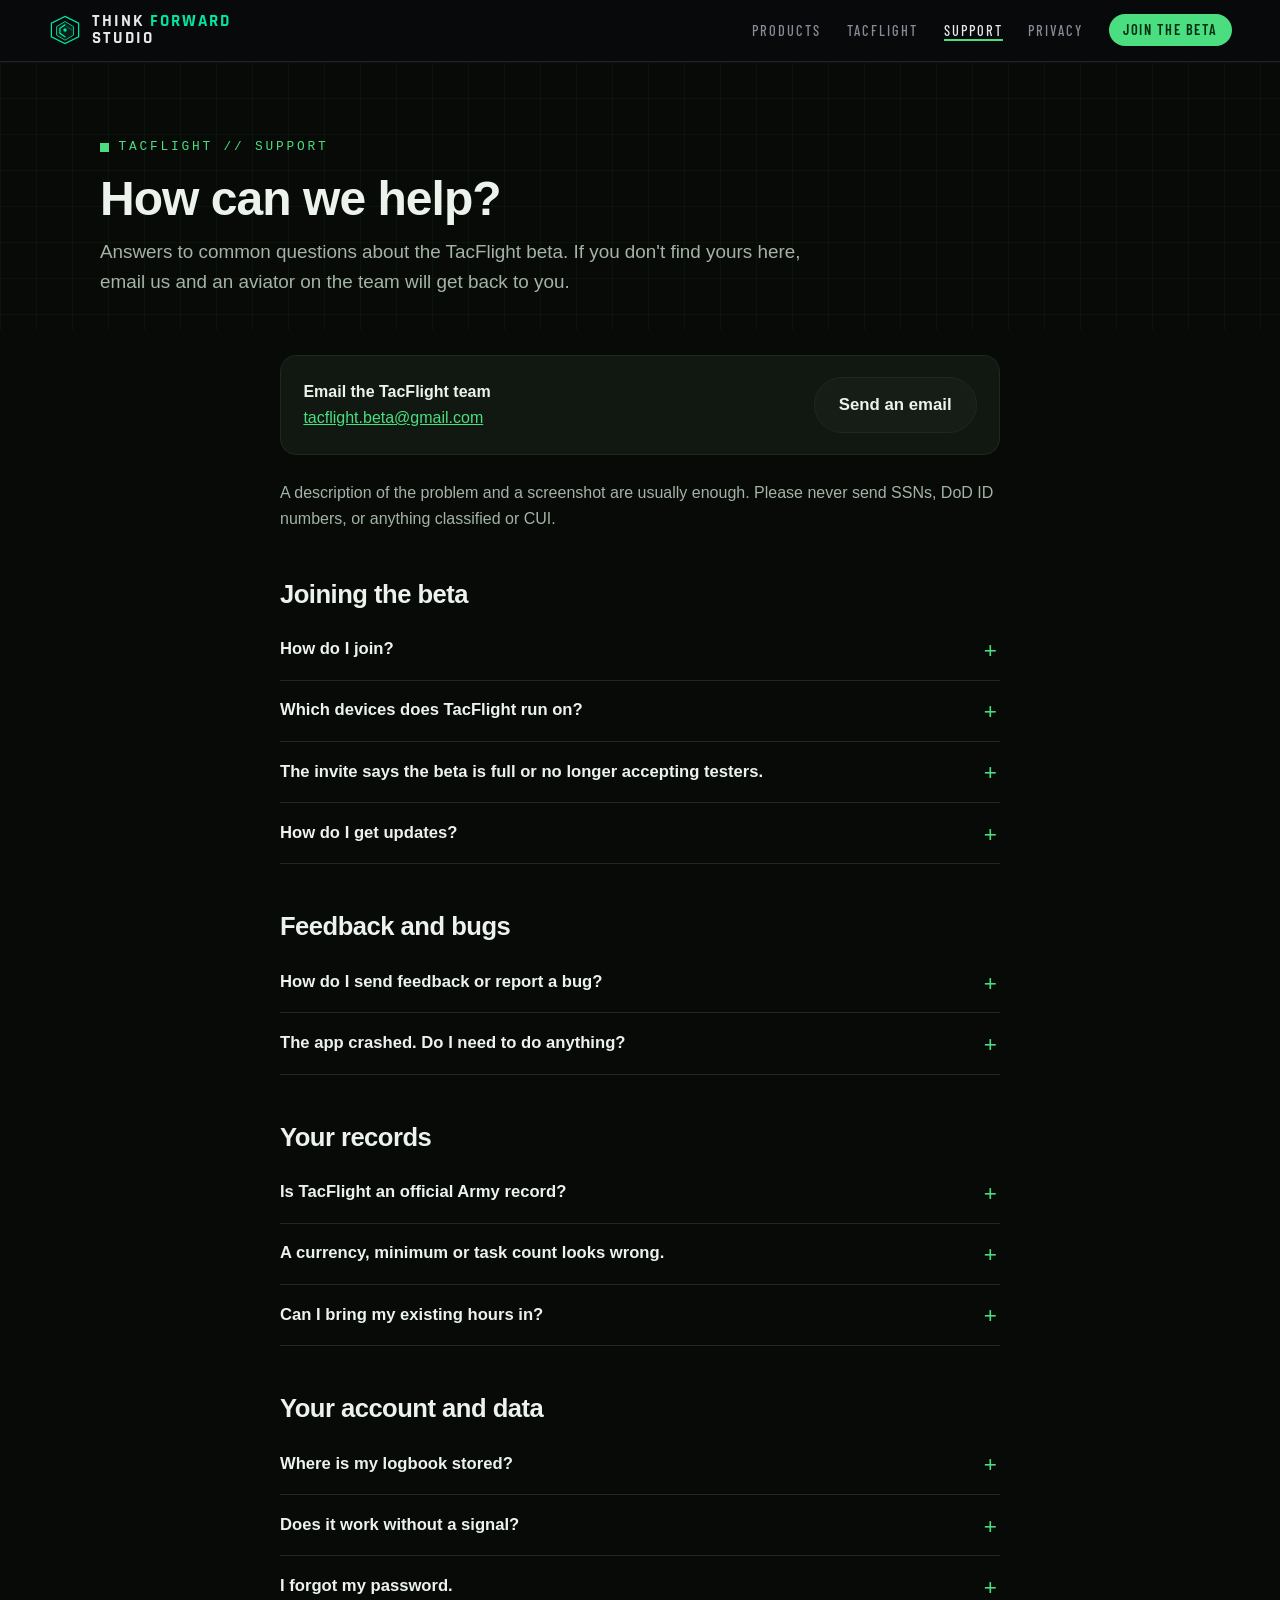
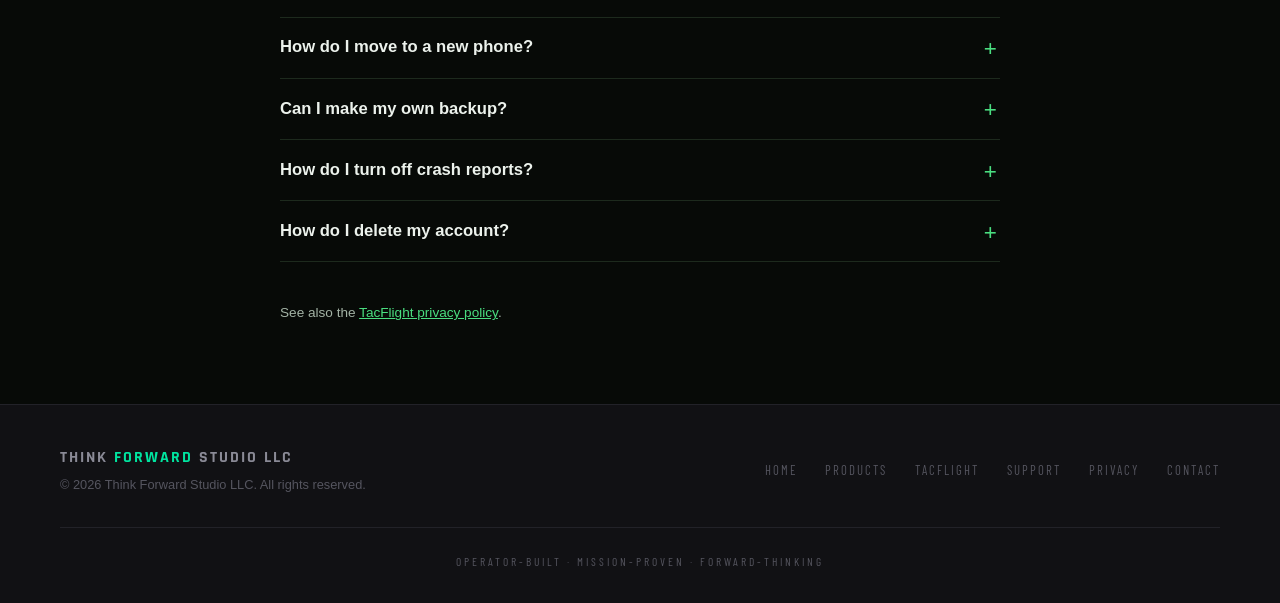
<file: tacflight/support/index.html>
<!DOCTYPE html>
<html lang="en">
<head>
<meta charset="UTF-8">
<meta name="viewport" content="width=device-width, initial-scale=1.0">
<title>TacFlight Support | Think Forward Studio</title>
<meta name="description" content="Help with the TacFlight beta: joining on TestFlight, sending feedback, syncing, your data, and contacting the TacFlight team.">
<meta name="theme-color" content="#070a07">
<link rel="canonical" href="https://thinkforwardstudio.com/tacflight/support/">
<link rel="icon" type="image/png" href="/tacflight/assets/favicon-48.png">
<link rel="apple-touch-icon" href="/tacflight/assets/apple-touch-icon.png">
<meta property="og:title" content="TacFlight Support">
<meta property="og:description" content="Help with the TacFlight beta for Army aviators.">
<meta property="og:image" content="https://thinkforwardstudio.com/tacflight/assets/og-image.jpg">
<link rel="preconnect" href="https://fonts.googleapis.com">
<link rel="preconnect" href="https://fonts.gstatic.com" crossorigin>
<link href="https://fonts.googleapis.com/css2?family=Rajdhani:wght@700&family=Barlow+Condensed:wght@500;600&display=swap" rel="stylesheet">
<link rel="stylesheet" href="/tacflight/assets/site.css">
</head>
<body>
<a class="skip" href="#main">Skip to content</a>

<nav class="tfs-nav" aria-label="Main">
  <a href="/" class="tfs-logo" aria-label="Think Forward Studio home">
    <svg viewBox="0 0 40 40" fill="none" aria-hidden="true">
      <path d="M20 4L36 12V28L20 36L4 28V12L20 4Z" stroke="#00e5a0" stroke-width="1.5"/>
      <path d="M20 10L30 16V26L20 32L10 26V16L20 10Z" stroke="#00e5a0" stroke-width="1" fill="rgba(0,229,160,0.1)"/>
      <path d="M20 14L14 18V24L20 28" stroke="#00e5a0" stroke-width="1.5" stroke-linecap="round"/>
      <circle cx="20" cy="20" r="2" fill="#00e5a0"/>
      <path d="M22 16L28 20" stroke="#00e5a0" stroke-width="1" stroke-linecap="round" opacity="0.5"/>
    </svg>
    <span class="tfs-logo-text">Think <span>Forward</span><br>Studio</span>
  </a>
  <ul class="tfs-links">
    <li class="hide-sm"><a href="/products">Products</a></li>
    <li><a href="/tacflight/">TacFlight</a></li>
    <li><a href="/tacflight/support/" aria-current="page">Support</a></li>
    <li><a href="/tacflight/privacy/">Privacy</a></li>
    <li><a class="nav-cta" href="https://testflight.apple.com/join/m35PFG5f" rel="noopener">Join the beta</a></li>
  </ul>
</nav>

<main id="main">
<section class="doc-hero gridbg">
  <div class="wrap">
    <div class="kicker">TacFlight // Support</div>
    <h1>How can we help?</h1>
    <p class="lead">Answers to common questions about the TacFlight beta. If you don't find yours here, email us and an aviator on the team will get back to you.</p>
  </div>
</section>

<div class="wrap doc">
  <div class="contact-card">
    <p><strong>Email the TacFlight team</strong><br><a href="mailto:tacflight.beta@gmail.com">tacflight.beta@gmail.com</a></p>
    <a class="btn btn-ghost" href="mailto:tacflight.beta@gmail.com?subject=TacFlight%20support">Send an email</a>
  </div>

  <p>A description of the problem and a screenshot are usually enough. Please never send SSNs, DoD ID numbers, or anything classified or CUI.</p>

  <h2 id="beta">Joining the beta</h2>
  <div class="faq">
    <details>
      <summary>How do I join?</summary>
      <div class="answer">
        <p>On your iPhone, open <a href="https://testflight.apple.com/join/m35PFG5f" rel="noopener">the TestFlight invite</a>. If you don't have Apple's free TestFlight app yet, the link sends you to the App Store to get it, then back to the invite. Tap Accept, then Install.</p>
        <p>When TacFlight opens, create an account with your email and a password and follow the short setup to choose your aircraft and requirements.</p>
      </div>
    </details>
    <details>
      <summary>Which devices does TacFlight run on?</summary>
      <div class="answer"><p>iPhone and iPad with iOS 16.1 or later. Android is in the works. <a href="mailto:tacflight.beta@gmail.com?subject=TacFlight%20Android%20beta">Email us</a> if you'd like to hear when it's ready.</p></div>
    </details>
    <details>
      <summary>The invite says the beta is full or no longer accepting testers.</summary>
      <div class="answer"><p>Email us and we'll get you in.</p></div>
    </details>
    <details>
      <summary>How do I get updates?</summary>
      <div class="answer">
        <p>New beta builds show up in the TestFlight app. Turn on Automatic Updates for TacFlight in TestFlight and you'll always have the latest one.</p>
        <p>Each TestFlight build expires 90 days after it's released. Updating to the newest build keeps the app working.</p>
      </div>
    </details>
  </div>

  <h2 id="feedback">Feedback and bugs</h2>
  <div class="faq">
    <details>
      <summary>How do I send feedback or report a bug?</summary>
      <div class="answer">
        <p>The fastest way: take a screenshot in TacFlight and tap Share Beta Feedback. You can also open the TestFlight app, choose TacFlight and tap Send Beta Feedback.</p>
        <p>Tell us what you expected, what happened instead, and your aircraft. Screenshots of the screen in question help a lot.</p>
      </div>
    </details>
    <details>
      <summary>The app crashed. Do I need to do anything?</summary>
      <div class="answer"><p>If TestFlight asks whether to share crash details, tap Share and add a sentence about what you were doing. That goes straight to us.</p></div>
    </details>
  </div>

  <h2 id="records">Your records</h2>
  <div class="faq">
    <details>
      <summary>Is TacFlight an official Army record?</summary>
      <div class="answer">
        <p>No. TacFlight is advisory only and helps you keep track of your own hours, currencies and tasks. Always verify your records with your unit.</p>
        <p>TacFlight is made by Think Forward Studio LLC and is not affiliated with or endorsed by the U.S. Army or the Department of Defense.</p>
      </div>
    </details>
    <details>
      <summary>A currency, minimum or task count looks wrong.</summary>
      <div class="answer"><p>Check the flight's conditions and aircraft first, then send us a screenshot of the card and of the flights it counts. We'd rather hear about a number that looks off than have you work around it.</p></div>
    </details>
    <details>
      <summary>Can I bring my existing hours in?</summary>
      <div class="answer"><p>Yes. You can import flights from a CSV file (with presets for ARMS and PEX) or a CAFRS export (PDF or Excel), or enter them with Quick Log, several flights at a time.</p></div>
    </details>
  </div>

  <h2 id="data">Your account and data</h2>
  <div class="faq">
    <details>
      <summary>Where is my logbook stored?</summary>
      <div class="answer">
        <p>On your device, in an encrypted database, and synced to your account in Google's cloud so it's on all your devices and can be restored. Sync runs automatically while you're signed in.</p>
        <p>The <a href="/tacflight/privacy/">privacy policy</a> lists exactly what syncs and what stays on the device.</p>
      </div>
    </details>
    <details>
      <summary>Does it work without a signal?</summary>
      <div class="answer"><p>Yes. Log flights offline and they sync the next time you're online. You can also tap Sync Now.</p></div>
    </details>
    <details>
      <summary>I forgot my password.</summary>
      <div class="answer"><p>On the sign-in screen, tap Forgot password? and you'll get an email with a reset link.</p></div>
    </details>
    <details>
      <summary>How do I move to a new phone?</summary>
      <div class="answer"><p>Install TacFlight from the same TestFlight invite and sign in with the same email. Your logbook and setup come down from your account.</p></div>
    </details>
    <details>
      <summary>Can I make my own backup?</summary>
      <div class="answer"><p>Yes. Create a backup file in the app and choose a password for it (at least 8 characters). The file is saved on your device and you can share it to somewhere safe. It's encrypted with that password, so keep the password too: we can't open the file without it.</p></div>
    </details>
    <details>
      <summary>How do I turn off crash reports?</summary>
      <div class="answer"><p>Settings &gt; App &gt; Diagnostics &gt; Share crash reports. Crash reports don't include your flight records or account details.</p></div>
    </details>
    <details>
      <summary>How do I delete my account?</summary>
      <div class="answer">
        <p>Tap Delete Account at the bottom of Settings, then confirm your password. Your synced data and your account are deleted. Leave "Also delete local data" ticked to clear the device too. Backup files you created stay until you delete the app.</p>
        <p>Signing out doesn't delete anything. It syncs any unsent changes and keeps your data on the device so you can sign back in.</p>
      </div>
    </details>
  </div>

  <p class="disclaimer" style="text-align:left;padding-top:2.5rem">See also the <a href="/tacflight/privacy/">TacFlight privacy policy</a>.</p>
</div>
</main>

<footer class="tfs-footer">
  <div class="tfs-footer-inner">
    <div>
      <div class="tfs-footer-logo">Think <span>Forward</span> Studio LLC</div>
      <div class="tfs-footer-copy">&copy; 2026 Think Forward Studio LLC. All rights reserved.</div>
    </div>
    <div class="tfs-footer-links">
      <a href="/">Home</a>
      <a href="/products">Products</a>
      <a href="/tacflight/">TacFlight</a>
      <a href="/tacflight/support/">Support</a>
      <a href="/tacflight/privacy/">Privacy</a>
      <a href="/#contact">Contact</a>
    </div>
  </div>
  <div class="tfs-footer-tagline">Operator-Built · Mission-Proven · Forward-Thinking</div>
</footer>
</body>
</html>
</file>
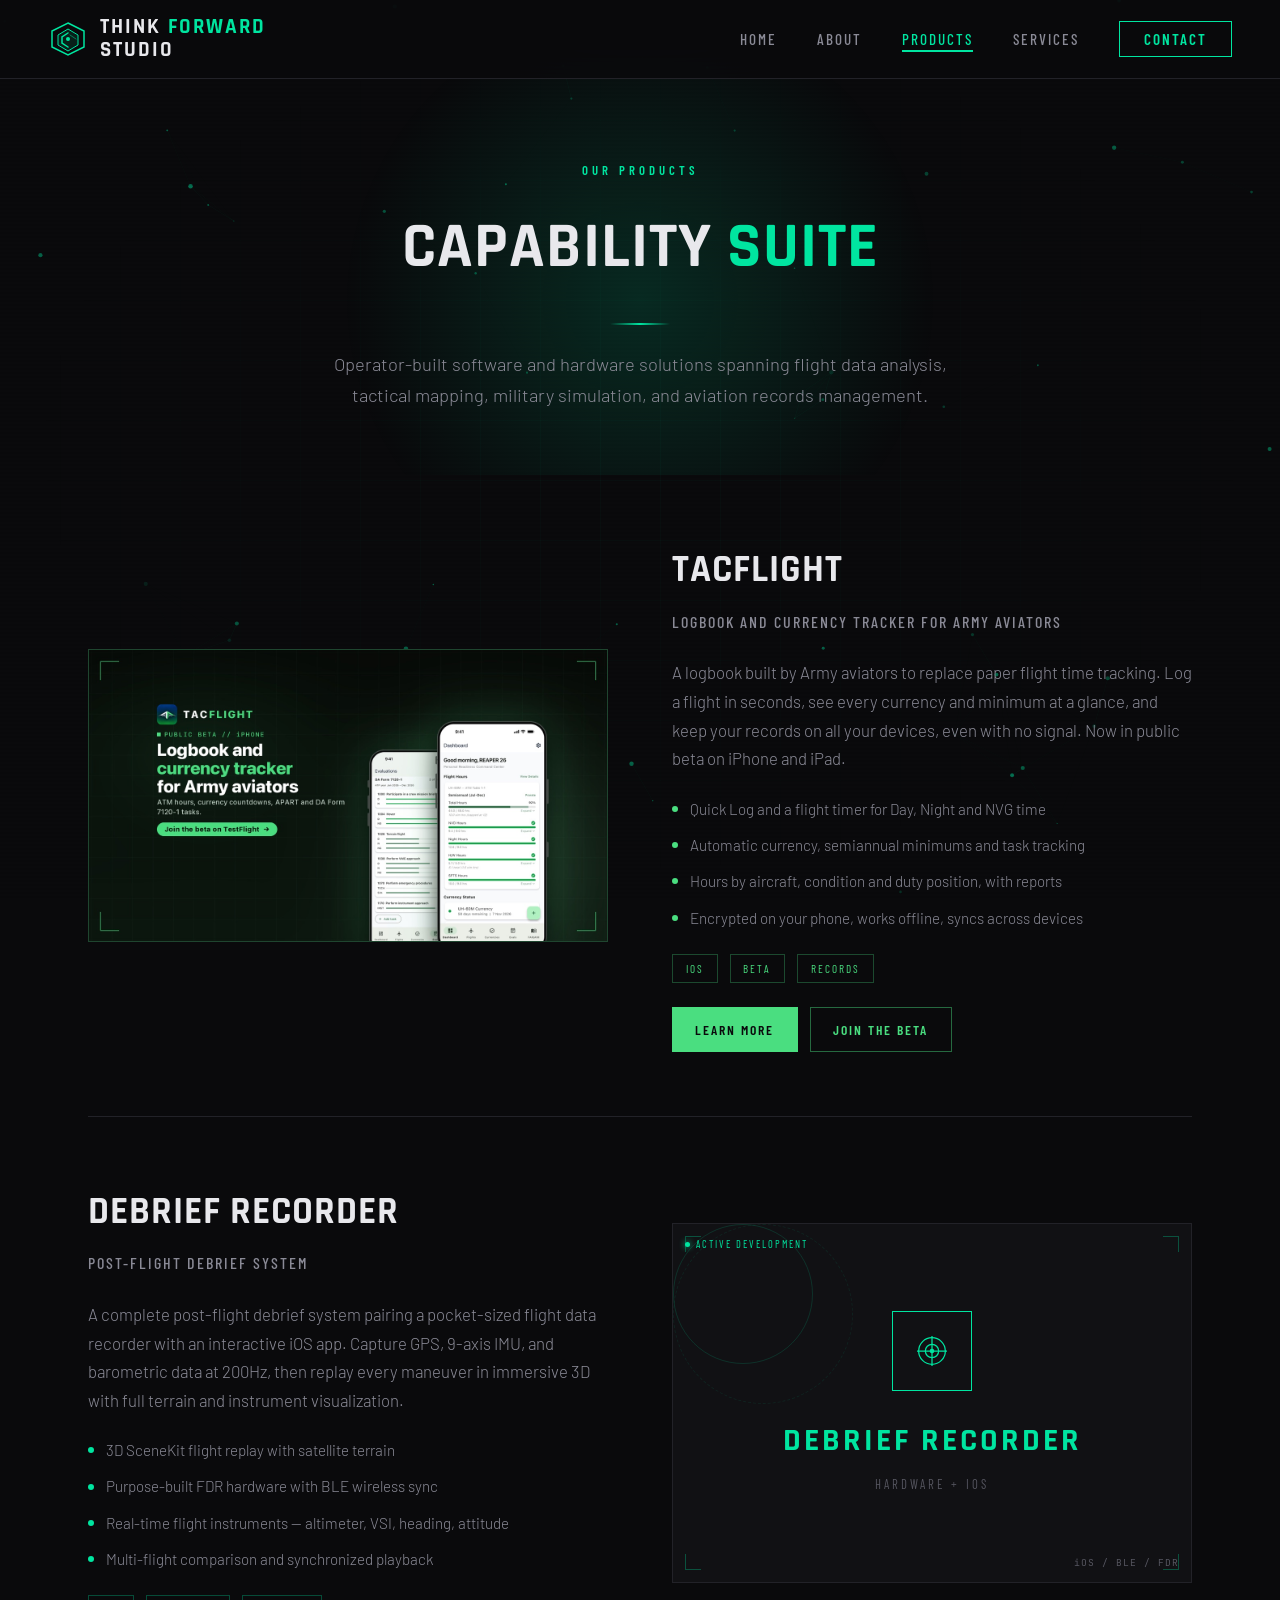
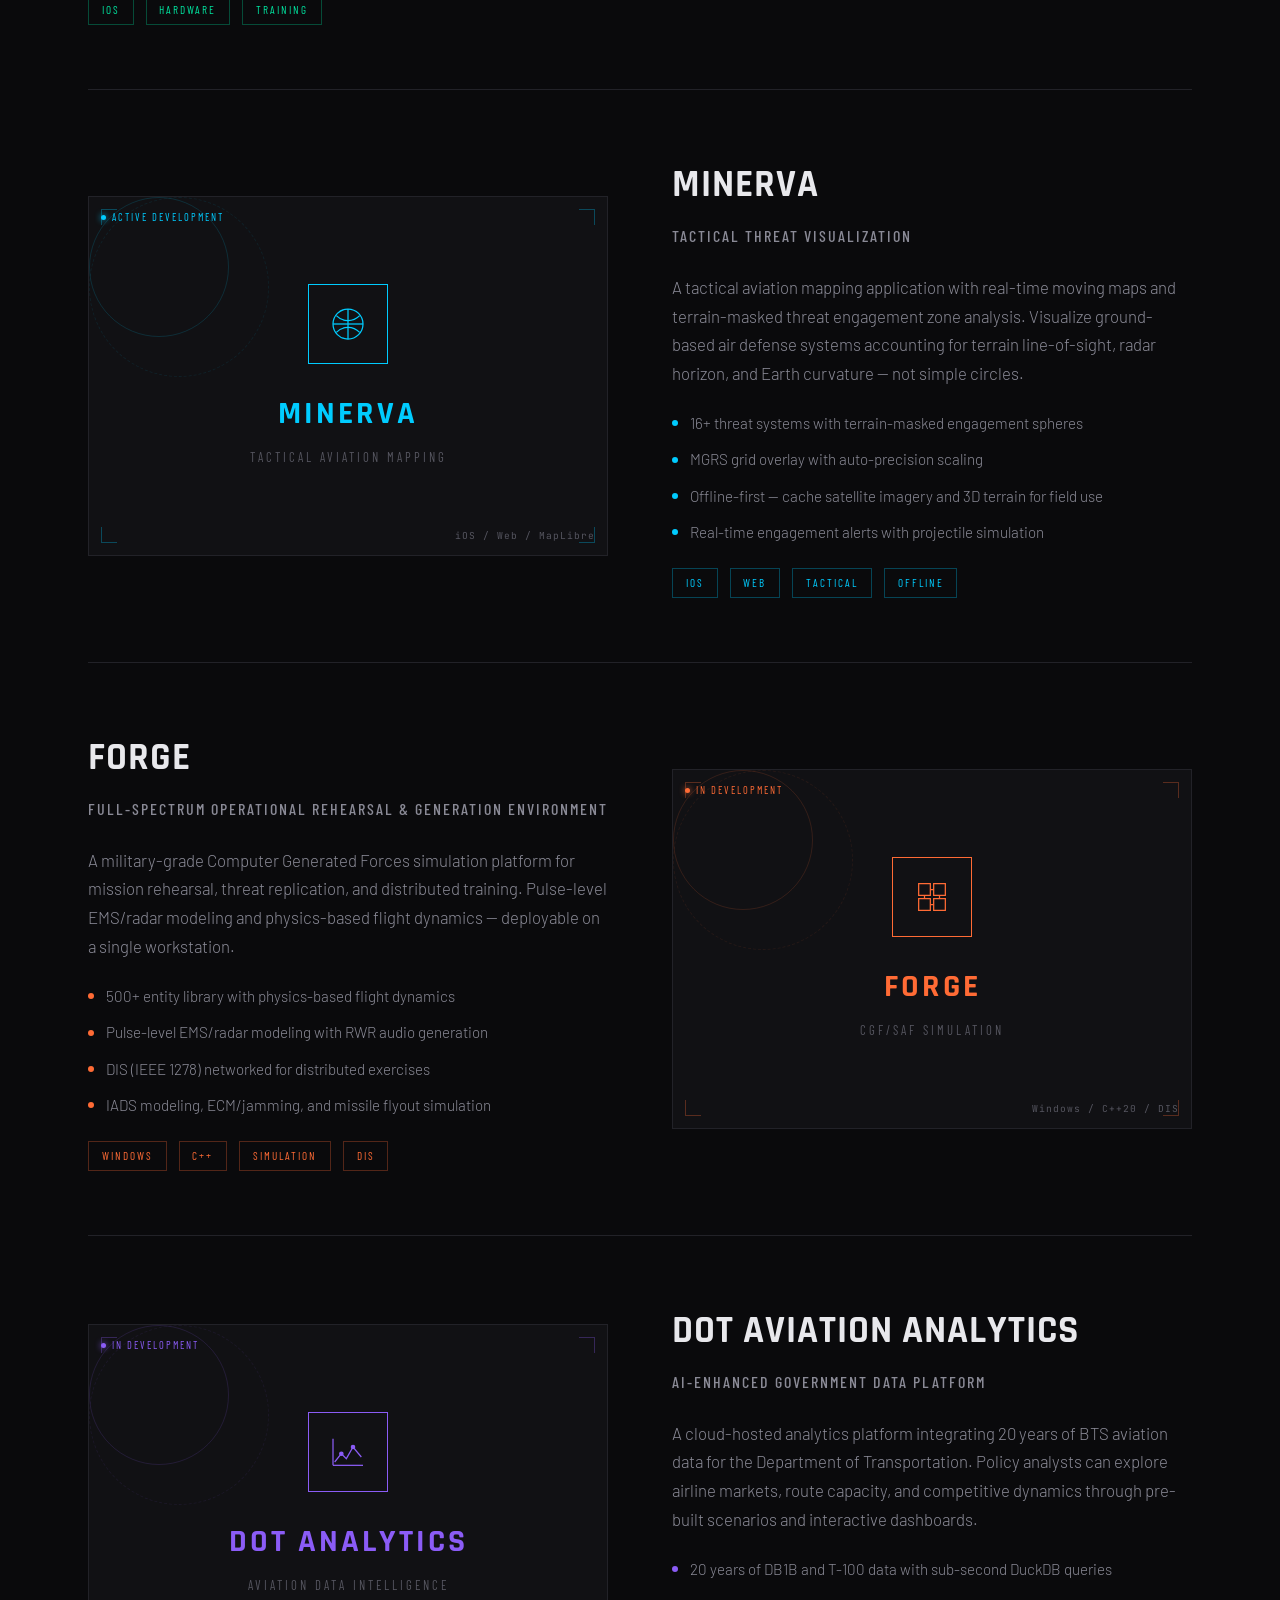
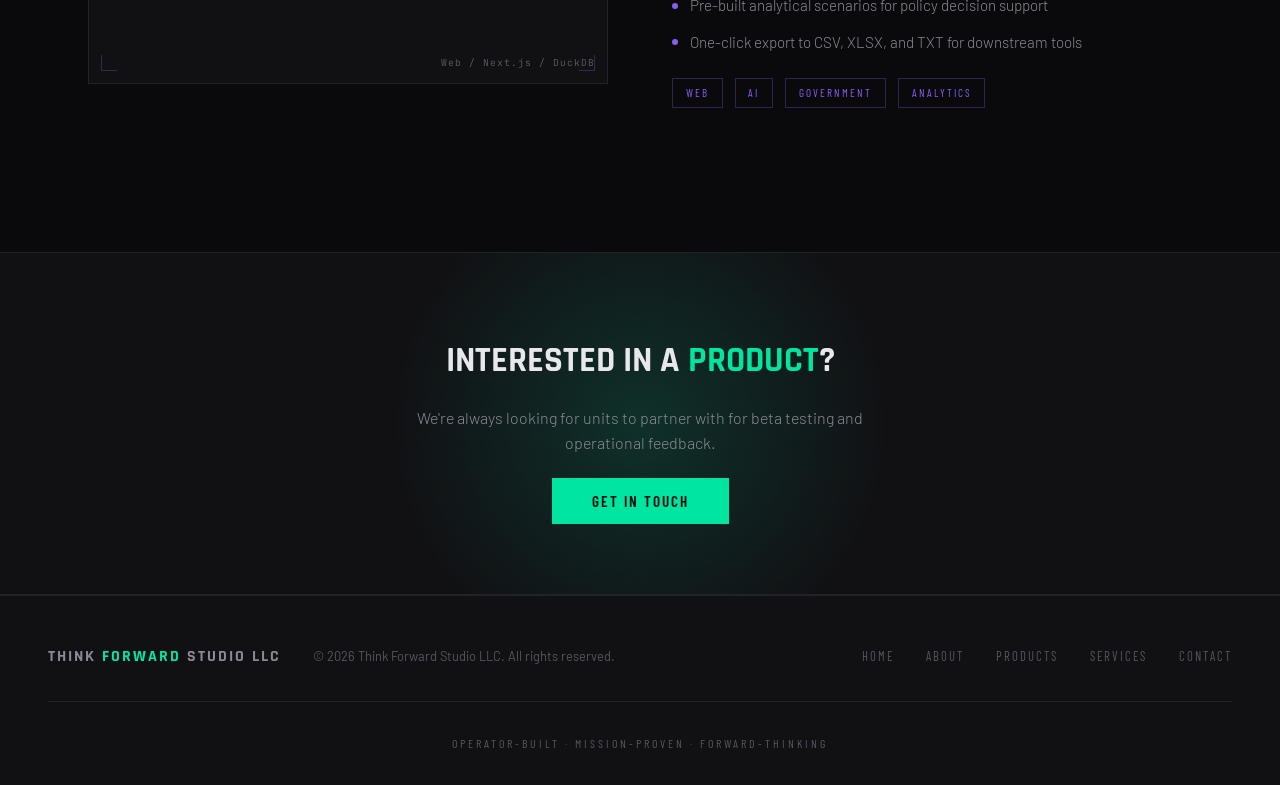
<file: products.html>
<!DOCTYPE html>
<html lang="en">
<head>
<meta charset="UTF-8">
<meta name="viewport" content="width=device-width, initial-scale=1.0">
<title>Products — Think Forward Studio LLC</title>
<link href="https://fonts.googleapis.com/css2?family=Rajdhani:wght@300;400;500;600;700&family=Barlow:wght@300;400;500;600;700&family=Barlow+Condensed:wght@400;500;600;700&family=JetBrains+Mono:wght@400;500&display=swap" rel="stylesheet">
<style>
:root {
  --bg-primary: #0a0a0c;
  --bg-secondary: #111114;
  --bg-card: #16161a;
  --bg-card-hover: #1c1c22;
  --accent: #00e5a0;
  --accent-dim: #00c88a;
  --accent-glow: rgba(0, 229, 160, 0.15);
  --accent-glow-strong: rgba(0, 229, 160, 0.3);
  --accent-blue: #0078ff;
  --accent-blue-glow: rgba(0, 120, 255, 0.15);
  --accent-orange: #ff6b35;
  --accent-cyan: #00ccff;
  --accent-purple: #8b5cf6;
  --accent-amber: #f59e0b;
  --accent-rose: #f43f5e;
  --accent-tacflight: #4ade80;
  --text-primary: #e8e8ec;
  --text-secondary: #8a8a96;
  --text-muted: #55555f;
  --border: #222228;
  --border-light: #2a2a32;
  --font-display: 'Rajdhani', sans-serif;
  --font-body: 'Barlow', sans-serif;
  --font-condensed: 'Barlow Condensed', sans-serif;
  --font-mono: 'JetBrains Mono', monospace;
}

* { margin: 0; padding: 0; box-sizing: border-box; }

html {
  scroll-behavior: smooth;
  scrollbar-width: thin;
  scrollbar-color: var(--accent) var(--bg-secondary);
}

body {
  font-family: var(--font-body);
  background: var(--bg-primary);
  color: var(--text-primary);
  overflow-x: hidden;
  line-height: 1.6;
}

/* ===== PARTICLE CANVAS ===== */
#particleCanvas {
  position: fixed;
  top: 0;
  left: 0;
  width: 100%;
  height: 100%;
  z-index: -3;
  pointer-events: none;
}

/* ===== GRID + SCANLINES ===== */
.grid-bg {
  position: fixed;
  top: 0; left: 0; right: 0; bottom: 0;
  z-index: -2;
  background-image:
    linear-gradient(rgba(0, 229, 160, 0.03) 1px, transparent 1px),
    linear-gradient(90deg, rgba(0, 229, 160, 0.03) 1px, transparent 1px);
  background-size: 60px 60px;
  mask-image: radial-gradient(ellipse at center, black 0%, transparent 70%);
}

.scanlines {
  position: fixed;
  top: 0; left: 0; right: 0; bottom: 0;
  z-index: -1;
  background: repeating-linear-gradient(0deg, transparent, transparent 2px, rgba(0,0,0,0.03) 2px, rgba(0,0,0,0.03) 4px);
  pointer-events: none;
}

/* ===== NAVIGATION ===== */
nav {
  position: fixed;
  top: 0; left: 0; right: 0;
  z-index: 1000;
  padding: 1rem 3rem;
  display: flex;
  align-items: center;
  justify-content: space-between;
  background: rgba(10, 10, 12, 0.85);
  backdrop-filter: blur(20px);
  border-bottom: 1px solid var(--border);
  transition: all 0.4s ease;
}

nav.scrolled {
  padding: 0.7rem 3rem;
  border-bottom-color: rgba(0, 229, 160, 0.15);
  box-shadow: 0 4px 30px rgba(0, 0, 0, 0.3);
}

.nav-logo {
  display: flex;
  align-items: center;
  gap: 0.75rem;
  text-decoration: none;
}

.logo-icon { width: 40px; height: 40px; }
.logo-icon svg { width: 100%; height: 100%; }

.logo-text {
  font-family: var(--font-display);
  font-weight: 700;
  font-size: 1.3rem;
  color: var(--text-primary);
  letter-spacing: 2px;
  text-transform: uppercase;
  line-height: 1.1;
}

.logo-text span { color: var(--accent); }

.nav-links {
  display: flex;
  align-items: center;
  gap: 2.5rem;
  list-style: none;
}

.nav-links a {
  font-family: var(--font-condensed);
  font-weight: 500;
  font-size: 0.95rem;
  color: var(--text-secondary);
  text-decoration: none;
  text-transform: uppercase;
  letter-spacing: 2px;
  position: relative;
  transition: color 0.3s ease;
}

.nav-links a::after {
  content: '';
  position: absolute;
  bottom: -4px; left: 0;
  width: 0; height: 2px;
  background: var(--accent);
  transition: width 0.3s ease;
}

.nav-links a:hover { color: var(--accent); }
.nav-links a:hover::after { width: 100%; }

.nav-links a.active-page { color: var(--accent); }
.nav-links a.active-page::after { width: 100%; }

.nav-contact-btn {
  font-family: var(--font-condensed) !important;
  font-weight: 600 !important;
  padding: 0.5rem 1.5rem;
  background: transparent;
  border: 1px solid var(--accent);
  color: var(--accent) !important;
  text-transform: uppercase;
  letter-spacing: 2px;
  transition: all 0.3s ease !important;
  cursor: pointer;
}

.nav-contact-btn:hover {
  background: var(--accent) !important;
  color: var(--bg-primary) !important;
  box-shadow: 0 0 20px var(--accent-glow);
}

.nav-contact-btn::after { display: none !important; }

.hamburger {
  display: none;
  flex-direction: column;
  gap: 6px;
  cursor: pointer;
  z-index: 1001;
  width: 28px;
  height: 20px;
  position: relative;
}

.hamburger span {
  width: 28px; height: 2px;
  background: var(--text-primary);
  transition: all 0.3s ease;
  position: absolute;
  left: 0;
}

.hamburger span:nth-child(1) { top: 0; }
.hamburger span:nth-child(2) { top: 9px; }
.hamburger span:nth-child(3) { top: 18px; }

.hamburger.active span:nth-child(1) { top: 9px; transform: rotate(45deg); }
.hamburger.active span:nth-child(2) { opacity: 0; }
.hamburger.active span:nth-child(3) { top: 9px; transform: rotate(-45deg); }

/* ===== PAGE HEADER ===== */
.page-header {
  padding: 10rem 3rem 4rem;
  text-align: center;
  position: relative;
  overflow: hidden;
}

.page-header-glow {
  position: absolute;
  width: 600px; height: 600px;
  border-radius: 50%;
  background: radial-gradient(circle, var(--accent-glow) 0%, transparent 70%);
  top: 0; left: 50%;
  transform: translateX(-50%);
  animation: pulse-glow 6s ease-in-out infinite;
  pointer-events: none;
}

@keyframes pulse-glow {
  0%, 100% { opacity: 0.5; transform: translateX(-50%) scale(1); }
  50% { opacity: 1; transform: translateX(-50%) scale(1.1); }
}

.page-header .section-label {
  justify-content: center;
}

.page-header .section-label::before { display: none; }

.page-header .section-divider {
  margin: 1.5rem auto;
  background: linear-gradient(90deg, transparent, var(--accent), transparent);
}

.page-header-title {
  font-family: var(--font-display);
  font-weight: 700;
  font-size: clamp(2.5rem, 5vw, 4rem);
  text-transform: uppercase;
  letter-spacing: 1px;
  margin-bottom: 1rem;
  position: relative;
  z-index: 1;
}

.page-header-title .accent { color: var(--accent); }

.page-header-desc {
  font-weight: 300;
  font-size: 1.15rem;
  color: var(--text-secondary);
  max-width: 650px;
  margin: 0 auto;
  line-height: 1.7;
  position: relative;
  z-index: 1;
}

/* ===== SECTION COMMON ===== */
.section-label {
  font-family: var(--font-condensed);
  font-weight: 600;
  font-size: 0.8rem;
  color: var(--accent);
  text-transform: uppercase;
  letter-spacing: 4px;
  margin-bottom: 1rem;
  display: flex;
  align-items: center;
  gap: 0.75rem;
}

.section-label::before {
  content: '';
  width: 20px; height: 1px;
  background: var(--accent);
}

.section-divider {
  width: 60px; height: 2px;
  background: linear-gradient(90deg, var(--accent), transparent);
  margin: 1.5rem 0;
}

/* ===== PRODUCT CARDS ===== */
.products-section {
  max-width: 1200px;
  margin: 0 auto;
  padding: 0 3rem 5rem;
}

.product-card {
  display: grid;
  grid-template-columns: 1fr 1fr;
  gap: 4rem;
  align-items: center;
  padding: 4rem 0;
  border-bottom: 1px solid var(--border);
  position: relative;
}

.product-card:last-child {
  border-bottom: none;
}

.product-card:nth-child(even) .product-visual {
  order: 2;
}

.product-card:nth-child(even) .product-info {
  order: 1;
}

/* Product visual panel */
.product-visual {
  position: relative;
  height: 360px;
  border: 1px solid var(--border);
  background: var(--bg-secondary);
  overflow: hidden;
}

.product-visual-inner {
  position: absolute;
  inset: 0;
  display: flex;
  align-items: center;
  justify-content: center;
  flex-direction: column;
  gap: 0.5rem;
}

.product-visual-icon {
  width: 80px;
  height: 80px;
  display: flex;
  align-items: center;
  justify-content: center;
  border: 1px solid var(--border-light);
  margin-bottom: 1rem;
  position: relative;
}

.product-visual-icon svg {
  width: 40px;
  height: 40px;
}

.product-visual-name {
  font-family: var(--font-display);
  font-weight: 700;
  font-size: 2rem;
  text-transform: uppercase;
  letter-spacing: 3px;
}

.product-visual-tagline {
  font-family: var(--font-condensed);
  font-size: 0.8rem;
  color: var(--text-muted);
  text-transform: uppercase;
  letter-spacing: 3px;
}

/* Corner decorations */
.corner-tl, .corner-tr, .corner-bl, .corner-br {
  position: absolute;
  width: 16px; height: 16px;
  opacity: 0.3;
}

.corner-tl { top: 0.75rem; left: 0.75rem; border-top: 1px solid; border-left: 1px solid; }
.corner-tr { top: 0.75rem; right: 0.75rem; border-top: 1px solid; border-right: 1px solid; }
.corner-bl { bottom: 0.75rem; left: 0.75rem; border-bottom: 1px solid; border-left: 1px solid; }
.corner-br { bottom: 0.75rem; right: 0.75rem; border-bottom: 1px solid; border-right: 1px solid; }

/* HUD decorations on product visual */
.pv-status {
  position: absolute;
  top: 0.75rem;
  left: 0.75rem;
  font-family: var(--font-condensed);
  font-size: 0.65rem;
  text-transform: uppercase;
  letter-spacing: 2px;
  display: flex;
  align-items: center;
  gap: 0.4rem;
}

.pv-status-dot {
  width: 5px; height: 5px;
  border-radius: 50%;
  animation: blink 2s infinite;
}

@keyframes blink {
  0%, 100% { opacity: 1; }
  50% { opacity: 0.3; }
}

.pv-platform {
  position: absolute;
  bottom: 0.75rem;
  right: 0.75rem;
  font-family: var(--font-mono);
  font-size: 0.6rem;
  color: var(--text-muted);
  letter-spacing: 1px;
}

/* Animated ring behind icon */
.pv-ring {
  position: absolute;
  width: 140px; height: 140px;
  border: 1px solid;
  border-radius: 50%;
  opacity: 0.15;
  animation: ring-spin 20s linear infinite;
}

.pv-ring-2 {
  position: absolute;
  width: 180px; height: 180px;
  border: 1px dashed;
  border-radius: 50%;
  opacity: 0.08;
  animation: ring-spin 30s linear infinite reverse;
}

@keyframes ring-spin { to { transform: rotate(360deg); } }

/* Product colors */
.product-card[data-color="green"] .product-visual-icon,
.product-card[data-color="green"] .corner-tl,
.product-card[data-color="green"] .corner-tr,
.product-card[data-color="green"] .corner-bl,
.product-card[data-color="green"] .corner-br { color: var(--accent); border-color: var(--accent); }
.product-card[data-color="green"] .product-visual-name { color: var(--accent); }
.product-card[data-color="green"] .pv-status { color: var(--accent); }
.product-card[data-color="green"] .pv-status-dot { background: var(--accent); box-shadow: 0 0 6px var(--accent); }
.product-card[data-color="green"] .pv-ring,
.product-card[data-color="green"] .pv-ring-2 { border-color: var(--accent); }
.product-card[data-color="green"] .product-tag { border-color: rgba(0, 229, 160, 0.3); color: var(--accent); }

.product-card[data-color="cyan"] .product-visual-icon,
.product-card[data-color="cyan"] .corner-tl,
.product-card[data-color="cyan"] .corner-tr,
.product-card[data-color="cyan"] .corner-bl,
.product-card[data-color="cyan"] .corner-br { color: var(--accent-cyan); border-color: var(--accent-cyan); }
.product-card[data-color="cyan"] .product-visual-name { color: var(--accent-cyan); }
.product-card[data-color="cyan"] .pv-status { color: var(--accent-cyan); }
.product-card[data-color="cyan"] .pv-status-dot { background: var(--accent-cyan); box-shadow: 0 0 6px var(--accent-cyan); }
.product-card[data-color="cyan"] .pv-ring,
.product-card[data-color="cyan"] .pv-ring-2 { border-color: var(--accent-cyan); }
.product-card[data-color="cyan"] .product-tag { border-color: rgba(0, 204, 255, 0.3); color: var(--accent-cyan); }

.product-card[data-color="orange"] .product-visual-icon,
.product-card[data-color="orange"] .corner-tl,
.product-card[data-color="orange"] .corner-tr,
.product-card[data-color="orange"] .corner-bl,
.product-card[data-color="orange"] .corner-br { color: var(--accent-orange); border-color: var(--accent-orange); }
.product-card[data-color="orange"] .product-visual-name { color: var(--accent-orange); }
.product-card[data-color="orange"] .pv-status { color: var(--accent-orange); }
.product-card[data-color="orange"] .pv-status-dot { background: var(--accent-orange); box-shadow: 0 0 6px var(--accent-orange); }
.product-card[data-color="orange"] .pv-ring,
.product-card[data-color="orange"] .pv-ring-2 { border-color: var(--accent-orange); }
.product-card[data-color="orange"] .product-tag { border-color: rgba(255, 107, 53, 0.3); color: var(--accent-orange); }

.product-card[data-color="purple"] .product-visual-icon,
.product-card[data-color="purple"] .corner-tl,
.product-card[data-color="purple"] .corner-tr,
.product-card[data-color="purple"] .corner-bl,
.product-card[data-color="purple"] .corner-br { color: var(--accent-purple); border-color: var(--accent-purple); }
.product-card[data-color="purple"] .product-visual-name { color: var(--accent-purple); }
.product-card[data-color="purple"] .pv-status { color: var(--accent-purple); }
.product-card[data-color="purple"] .pv-status-dot { background: var(--accent-purple); box-shadow: 0 0 6px var(--accent-purple); }
.product-card[data-color="purple"] .pv-ring,
.product-card[data-color="purple"] .pv-ring-2 { border-color: var(--accent-purple); }
.product-card[data-color="purple"] .product-tag { border-color: rgba(139, 92, 246, 0.3); color: var(--accent-purple); }

.product-card[data-color="amber"] .product-visual-icon,
.product-card[data-color="amber"] .corner-tl,
.product-card[data-color="amber"] .corner-tr,
.product-card[data-color="amber"] .corner-bl,
.product-card[data-color="amber"] .corner-br { color: var(--accent-amber); border-color: var(--accent-amber); }
.product-card[data-color="amber"] .product-visual-name { color: var(--accent-amber); }
.product-card[data-color="amber"] .pv-status { color: var(--accent-amber); }
.product-card[data-color="amber"] .pv-status-dot { background: var(--accent-amber); box-shadow: 0 0 6px var(--accent-amber); }
.product-card[data-color="amber"] .pv-ring,
.product-card[data-color="amber"] .pv-ring-2 { border-color: var(--accent-amber); }
.product-card[data-color="amber"] .product-tag { border-color: rgba(245, 158, 11, 0.3); color: var(--accent-amber); }

.product-card[data-color="rose"] .product-visual-icon,
.product-card[data-color="rose"] .corner-tl,
.product-card[data-color="rose"] .corner-tr,
.product-card[data-color="rose"] .corner-bl,
.product-card[data-color="rose"] .corner-br { color: var(--accent-rose); border-color: var(--accent-rose); }
.product-card[data-color="rose"] .product-visual-name { color: var(--accent-rose); }
.product-card[data-color="rose"] .pv-status { color: var(--accent-rose); }
.product-card[data-color="rose"] .pv-status-dot { background: var(--accent-rose); box-shadow: 0 0 6px var(--accent-rose); }
.product-card[data-color="rose"] .pv-ring,
.product-card[data-color="rose"] .pv-ring-2 { border-color: var(--accent-rose); }
.product-card[data-color="rose"] .product-tag { border-color: rgba(244, 63, 94, 0.3); color: var(--accent-rose); }

/* Product info */
.product-card[data-color="tacflight"] .corner-tl,
.product-card[data-color="tacflight"] .corner-tr,
.product-card[data-color="tacflight"] .corner-bl,
.product-card[data-color="tacflight"] .corner-br { color: var(--accent-tacflight); border-color: var(--accent-tacflight); }
.product-card[data-color="tacflight"] .product-visual-name { color: var(--accent-tacflight); }
.product-card[data-color="tacflight"] .pv-status { color: var(--accent-tacflight); }
.product-card[data-color="tacflight"] .pv-status-dot { background: var(--accent-tacflight); box-shadow: 0 0 6px var(--accent-tacflight); }
.product-card[data-color="tacflight"] .pv-ring,
.product-card[data-color="tacflight"] .pv-ring-2 { border-color: var(--accent-tacflight); }
.product-card[data-color="tacflight"] .product-tag { border-color: rgba(74, 222, 128, 0.3); color: var(--accent-tacflight); }
.product-visual.pv-cover { display: block; height: auto; aspect-ratio: 1640 / 924; border-color: rgba(74, 222, 128, 0.25); transition: border-color 0.3s ease; }
.product-visual.pv-cover:hover { border-color: rgba(74, 222, 128, 0.6); }
.pv-cover img { display: block; width: 100%; height: 100%; object-fit: cover; }
.product-links { display: flex; gap: 0.75rem; flex-wrap: wrap; margin-top: 1.5rem; }
.product-link {
  font-family: var(--font-condensed); font-weight: 600; font-size: 0.85rem;
  text-transform: uppercase; letter-spacing: 2px; text-decoration: none;
  padding: 0.65rem 1.4rem; border: 1px solid rgba(74, 222, 128, 0.45);
  color: var(--accent-tacflight); transition: all 0.3s ease;
}
.product-link.primary { background: var(--accent-tacflight); border-color: var(--accent-tacflight); color: var(--bg-primary); }
.product-link:hover { box-shadow: 0 0 24px rgba(74, 222, 128, 0.35); transform: translateY(-2px); }

.product-info h2 {
  font-family: var(--font-display);
  font-weight: 700;
  font-size: clamp(1.8rem, 3vw, 2.5rem);
  text-transform: uppercase;
  letter-spacing: 1px;
  margin-bottom: 0.5rem;
}

.product-subtitle {
  font-family: var(--font-condensed);
  font-weight: 500;
  font-size: 1rem;
  color: var(--text-secondary);
  text-transform: uppercase;
  letter-spacing: 2px;
  margin-bottom: 1.5rem;
}

.product-desc {
  font-weight: 300;
  font-size: 1.05rem;
  color: var(--text-secondary);
  line-height: 1.7;
  margin-bottom: 1.5rem;
}

.product-features {
  display: flex;
  flex-direction: column;
  gap: 0.75rem;
  margin-bottom: 1.5rem;
}

.product-feature {
  display: flex;
  align-items: center;
  gap: 0.75rem;
  font-size: 0.95rem;
  color: var(--text-secondary);
  font-weight: 300;
}

.product-feature-dot {
  width: 6px; height: 6px;
  border-radius: 50%;
  background: var(--accent);
  flex-shrink: 0;
}

.product-tags {
  display: flex;
  gap: 0.75rem;
  flex-wrap: wrap;
}

.product-tag {
  padding: 0.3rem 0.8rem;
  border: 1px solid var(--border-light);
  font-family: var(--font-condensed);
  font-size: 0.7rem;
  color: var(--text-muted);
  text-transform: uppercase;
  letter-spacing: 2px;
}

.product-lead {
  margin-top: 1rem;
  font-family: var(--font-condensed);
  font-size: 0.8rem;
  color: var(--text-muted);
  text-transform: uppercase;
  letter-spacing: 2px;
}

.product-lead strong {
  color: var(--text-secondary);
  font-weight: 500;
}

/* ===== CTA BANNER ===== */
.cta-banner {
  padding: 5rem 3rem;
  background: var(--bg-secondary);
  border-top: 1px solid var(--border);
  border-bottom: 1px solid var(--border);
  text-align: center;
  position: relative;
  overflow: hidden;
}

.cta-banner::before {
  content: '';
  position: absolute;
  top: 50%; left: 50%;
  transform: translate(-50%, -50%);
  width: 500px; height: 500px;
  background: radial-gradient(circle, var(--accent-glow) 0%, transparent 70%);
  pointer-events: none;
}

.cta-banner h2 {
  font-family: var(--font-display);
  font-weight: 700;
  font-size: clamp(1.5rem, 3vw, 2.2rem);
  text-transform: uppercase;
  margin-bottom: 1rem;
  position: relative;
  z-index: 1;
}

.cta-banner h2 .accent { color: var(--accent); }

.cta-banner p {
  font-weight: 300;
  color: var(--text-secondary);
  max-width: 500px;
  margin: 0 auto 2rem;
  position: relative;
  z-index: 1;
}

.btn-primary {
  font-family: var(--font-condensed);
  font-weight: 600;
  font-size: 0.95rem;
  padding: 0.85rem 2.5rem;
  background: var(--accent);
  color: var(--bg-primary);
  border: none;
  text-transform: uppercase;
  letter-spacing: 2px;
  cursor: pointer;
  text-decoration: none;
  transition: all 0.3s ease;
  position: relative;
  overflow: hidden;
  z-index: 1;
}

.btn-primary:hover {
  box-shadow: 0 0 30px var(--accent-glow-strong);
  transform: translateY(-2px);
}

/* ===== FOOTER ===== */
footer {
  padding: 3rem 3rem 2rem;
  border-top: 1px solid var(--border);
  background: var(--bg-secondary);
}

.footer-inner {
  max-width: 1200px;
  margin: 0 auto;
  display: flex;
  align-items: center;
  justify-content: space-between;
}

.footer-left {
  display: flex;
  align-items: center;
  gap: 2rem;
}

.footer-logo {
  font-family: var(--font-display);
  font-weight: 700;
  font-size: 1rem;
  color: var(--text-secondary);
  text-transform: uppercase;
  letter-spacing: 2px;
}

.footer-logo span { color: var(--accent); }

.footer-copy {
  font-size: 0.8rem;
  color: var(--text-muted);
}

.footer-links {
  display: flex;
  gap: 2rem;
}

.footer-links a {
  font-family: var(--font-condensed);
  font-size: 0.8rem;
  color: var(--text-muted);
  text-decoration: none;
  text-transform: uppercase;
  letter-spacing: 2px;
  transition: color 0.3s ease;
}

.footer-links a:hover { color: var(--accent); }

.footer-tagline {
  text-align: center;
  padding-top: 2rem;
  margin-top: 2rem;
  border-top: 1px solid var(--border);
  max-width: 1200px;
  margin-left: auto;
  margin-right: auto;
}

.footer-tagline p {
  font-family: var(--font-condensed);
  font-size: 0.75rem;
  color: var(--text-muted);
  letter-spacing: 3px;
  text-transform: uppercase;
}

/* ===== RESPONSIVE ===== */
@media (max-width: 968px) {
  nav { padding: 1rem 1.5rem; }
  nav.scrolled { padding: 0.7rem 1.5rem; }

  .nav-links {
    position: fixed;
    top: 0; right: -100%;
    width: 280px; height: 100vh;
    background: rgba(17, 17, 20, 0.98);
    backdrop-filter: blur(20px);
    border-left: 1px solid var(--border);
    flex-direction: column;
    justify-content: center;
    padding: 2rem;
    transition: right 0.4s cubic-bezier(0.4, 0, 0.2, 1);
  }

  .nav-links.active { right: 0; }
  .hamburger { display: flex; }

  .page-header { padding: 8rem 1.5rem 3rem; }
  .products-section { padding: 0 1.5rem 3rem; }

  .product-card {
    grid-template-columns: 1fr;
    gap: 2rem;
    padding: 3rem 0;
  }

  .product-card:nth-child(even) .product-visual { order: 0; }
  .product-card:nth-child(even) .product-info { order: 0; }

  .product-visual { height: 280px; }

  .footer-inner {
    flex-direction: column;
    gap: 1.5rem;
    text-align: center;
  }

  .footer-left {
    flex-direction: column;
    gap: 0.5rem;
  }
}

/* ===== ANIMATIONS ===== */
.reveal {
  opacity: 0;
  transform: translateY(30px);
  transition: opacity 0.8s ease, transform 0.8s ease;
}

.reveal.visible {
  opacity: 1;
  transform: translateY(0);
}

.reveal-left {
  opacity: 0;
  transform: translateX(-30px);
  transition: opacity 0.8s ease, transform 0.8s ease;
}

.reveal-left.visible {
  opacity: 1;
  transform: translateX(0);
}

.reveal-right {
  opacity: 0;
  transform: translateX(30px);
  transition: opacity 0.8s ease, transform 0.8s ease;
}

.reveal-right.visible {
  opacity: 1;
  transform: translateX(0);
}

@keyframes fadeSlideUp {
  from { opacity: 0; transform: translateY(30px); }
  to { opacity: 1; transform: translateY(0); }
}
</style>
</head>
<body>

<canvas id="particleCanvas"></canvas>
<div class="grid-bg"></div>
<div class="scanlines"></div>

<!-- NAVIGATION -->
<nav>
  <a href="index.html" class="nav-logo">
    <div class="logo-icon">
      <svg viewBox="0 0 40 40" fill="none" xmlns="http://www.w3.org/2000/svg">
        <path d="M20 4L36 12V28L20 36L4 28V12L20 4Z" stroke="#00e5a0" stroke-width="1.5" fill="none"/>
        <path d="M20 10L30 16V26L20 32L10 26V16L20 10Z" stroke="#00e5a0" stroke-width="1" fill="rgba(0,229,160,0.1)"/>
        <path d="M20 14L14 18V24L20 28" stroke="#00e5a0" stroke-width="1.5" stroke-linecap="round" fill="none"/>
        <circle cx="20" cy="20" r="2" fill="#00e5a0"/>
        <path d="M22 16L28 20" stroke="#00e5a0" stroke-width="1" stroke-linecap="round" opacity="0.5"/>
      </svg>
    </div>
    <div class="logo-text">Think <span>Forward</span><br>Studio</div>
  </a>

  <ul class="nav-links" id="navLinks">
    <li><a href="index.html">Home</a></li>
    <li><a href="index.html#about">About</a></li>
    <li><a href="products.html" class="active-page">Products</a></li>
    <li><a href="index.html#services">Services</a></li>
    <li><a href="index.html#contact" class="nav-contact-btn">Contact</a></li>
  </ul>

  <div class="hamburger" id="hamburger" onclick="toggleNav()">
    <span></span><span></span><span></span>
  </div>
</nav>

<!-- PAGE HEADER -->
<div class="page-header">
  <div class="page-header-glow"></div>
  <div class="section-label" style="animation: fadeSlideUp 0.8s ease forwards; opacity: 0;">Our Products</div>
  <h1 class="page-header-title" style="animation: fadeSlideUp 0.8s ease 0.15s forwards; opacity: 0;">
    Capability <span class="accent">Suite</span>
  </h1>
  <div class="section-divider" style="animation: fadeSlideUp 0.8s ease 0.3s forwards; opacity: 0;"></div>
  <p class="page-header-desc" style="animation: fadeSlideUp 0.8s ease 0.45s forwards; opacity: 0;">
    Operator-built software and hardware solutions spanning flight data analysis, tactical mapping, military simulation, and aviation records management.
  </p>
</div>

<!-- PRODUCTS -->
<div class="products-section">

  <!-- TACFLIGHT (first: the only product in public beta) -->
  <div class="product-card reveal" data-color="tacflight" id="tacflight">
    <a class="product-visual pv-cover" href="/tacflight/" aria-label="TacFlight: logbook and currency tracker for Army aviators">
      <img src="/tacflight/assets/fb-cover.jpg" alt="TacFlight public beta: logbook and currency tracker for Army aviators, shown on two iPhones" width="1280" height="721" loading="lazy">
    </a>
    <div class="product-info">
      <h2>TacFlight</h2>
      <div class="product-subtitle">Logbook and Currency Tracker for Army Aviators</div>
      <p class="product-desc">
        A logbook built by Army aviators to replace paper flight time tracking. Log a flight in seconds, see every currency and minimum at a glance, and keep your records on all your devices, even with no signal. Now in public beta on iPhone and iPad.
      </p>
      <div class="product-features">
        <div class="product-feature"><span class="product-feature-dot" style="background: var(--accent-tacflight);"></span> Quick Log and a flight timer for Day, Night and NVG time</div>
        <div class="product-feature"><span class="product-feature-dot" style="background: var(--accent-tacflight);"></span> Automatic currency, semiannual minimums and task tracking</div>
        <div class="product-feature"><span class="product-feature-dot" style="background: var(--accent-tacflight);"></span> Hours by aircraft, condition and duty position, with reports</div>
        <div class="product-feature"><span class="product-feature-dot" style="background: var(--accent-tacflight);"></span> Encrypted on your phone, works offline, syncs across devices</div>
      </div>
      <div class="product-tags">
        <span class="product-tag">iOS</span>
        <span class="product-tag">Beta</span>
        <span class="product-tag">Records</span>
      </div>
      <div class="product-links">
        <a class="product-link primary" href="/tacflight/">Learn more</a>
        <a class="product-link" href="https://testflight.apple.com/join/m35PFG5f" rel="noopener">Join the beta</a>
      </div>
    </div>
  </div>

  <!-- 1. DEBRIEF RECORDER -->
  <div class="product-card reveal" data-color="green">
    <div class="product-visual">
      <div class="corner-tl"></div>
      <div class="corner-tr"></div>
      <div class="corner-bl"></div>
      <div class="corner-br"></div>
      <div class="pv-status"><span class="pv-status-dot"></span> Active Development</div>
      <div class="pv-ring"></div>
      <div class="pv-ring-2"></div>
      <div class="product-visual-inner">
        <div class="product-visual-icon">
          <svg viewBox="0 0 48 48" fill="none" stroke="currentColor" stroke-width="1.5">
            <path d="M24 6v36M6 24h36"/>
            <circle cx="24" cy="24" r="16"/>
            <circle cx="24" cy="24" r="8"/>
            <circle cx="24" cy="24" r="2" fill="currentColor"/>
          </svg>
        </div>
        <div class="product-visual-name">Debrief Recorder</div>
        <div class="product-visual-tagline">Hardware + iOS</div>
      </div>
      <div class="pv-platform">iOS / BLE / FDR</div>
    </div>
    <div class="product-info">
      <h2>Debrief Recorder</h2>
      <div class="product-subtitle">Post-Flight Debrief System</div>
      <p class="product-desc">
        A complete post-flight debrief system pairing a pocket-sized flight data recorder with an interactive iOS app. Capture GPS, 9-axis IMU, and barometric data at 200Hz, then replay every maneuver in immersive 3D with full terrain and instrument visualization.
      </p>
      <div class="product-features">
        <div class="product-feature"><span class="product-feature-dot"></span> 3D SceneKit flight replay with satellite terrain</div>
        <div class="product-feature"><span class="product-feature-dot"></span> Purpose-built FDR hardware with BLE wireless sync</div>
        <div class="product-feature"><span class="product-feature-dot"></span> Real-time flight instruments — altimeter, VSI, heading, attitude</div>
        <div class="product-feature"><span class="product-feature-dot"></span> Multi-flight comparison and synchronized playback</div>
      </div>
      <div class="product-tags">
        <span class="product-tag">iOS</span>
        <span class="product-tag">Hardware</span>
        <span class="product-tag">Training</span>
      </div>
    </div>
  </div>

  <!-- 2. MINERVA -->
  <div class="product-card reveal" data-color="cyan">
    <div class="product-visual">
      <div class="corner-tl"></div>
      <div class="corner-tr"></div>
      <div class="corner-bl"></div>
      <div class="corner-br"></div>
      <div class="pv-status"><span class="pv-status-dot"></span> Active Development</div>
      <div class="pv-ring"></div>
      <div class="pv-ring-2"></div>
      <div class="product-visual-inner">
        <div class="product-visual-icon">
          <svg viewBox="0 0 48 48" fill="none" stroke="currentColor" stroke-width="1.5">
            <circle cx="24" cy="24" r="18"/>
            <path d="M24 6v36"/>
            <path d="M6 24h36"/>
            <path d="M10 14c4 4 10 6 14 6s10-2 14-6"/>
            <path d="M10 34c4-4 10-6 14-6s10 2 14 6"/>
          </svg>
        </div>
        <div class="product-visual-name">Minerva</div>
        <div class="product-visual-tagline">Tactical Aviation Mapping</div>
      </div>
      <div class="pv-platform">iOS / Web / MapLibre</div>
    </div>
    <div class="product-info">
      <h2>Minerva</h2>
      <div class="product-subtitle">Tactical Threat Visualization</div>
      <p class="product-desc">
        A tactical aviation mapping application with real-time moving maps and terrain-masked threat engagement zone analysis. Visualize ground-based air defense systems accounting for terrain line-of-sight, radar horizon, and Earth curvature — not simple circles.
      </p>
      <div class="product-features">
        <div class="product-feature"><span class="product-feature-dot" style="background: var(--accent-cyan);"></span> 16+ threat systems with terrain-masked engagement spheres</div>
        <div class="product-feature"><span class="product-feature-dot" style="background: var(--accent-cyan);"></span> MGRS grid overlay with auto-precision scaling</div>
        <div class="product-feature"><span class="product-feature-dot" style="background: var(--accent-cyan);"></span> Offline-first — cache satellite imagery and 3D terrain for field use</div>
        <div class="product-feature"><span class="product-feature-dot" style="background: var(--accent-cyan);"></span> Real-time engagement alerts with projectile simulation</div>
      </div>
      <div class="product-tags">
        <span class="product-tag">iOS</span>
        <span class="product-tag">Web</span>
        <span class="product-tag">Tactical</span>
        <span class="product-tag">Offline</span>
      </div>
    </div>
  </div>

  <!-- 4. FORGE -->
  <div class="product-card reveal" data-color="orange">
    <div class="product-visual">
      <div class="corner-tl"></div>
      <div class="corner-tr"></div>
      <div class="corner-bl"></div>
      <div class="corner-br"></div>
      <div class="pv-status"><span class="pv-status-dot"></span> In Development</div>
      <div class="pv-ring"></div>
      <div class="pv-ring-2"></div>
      <div class="product-visual-inner">
        <div class="product-visual-icon">
          <svg viewBox="0 0 48 48" fill="none" stroke="currentColor" stroke-width="1.5">
            <path d="M8 8h14v14H8z"/>
            <path d="M26 8h14v14H26z"/>
            <path d="M8 26h14v14H8z"/>
            <path d="M26 26h14v14H26z"/>
            <path d="M15 22v4M33 22v4M22 15h4M22 33h4"/>
          </svg>
        </div>
        <div class="product-visual-name">FORGE</div>
        <div class="product-visual-tagline">CGF/SAF Simulation</div>
      </div>
      <div class="pv-platform">Windows / C++20 / DIS</div>
    </div>
    <div class="product-info">
      <h2>FORGE</h2>
      <div class="product-subtitle">Full-Spectrum Operational Rehearsal &amp; Generation Environment</div>
      <p class="product-desc">
        A military-grade Computer Generated Forces simulation platform for mission rehearsal, threat replication, and distributed training. Pulse-level EMS/radar modeling and physics-based flight dynamics — deployable on a single workstation.
      </p>
      <div class="product-features">
        <div class="product-feature"><span class="product-feature-dot" style="background: var(--accent-orange);"></span> 500+ entity library with physics-based flight dynamics</div>
        <div class="product-feature"><span class="product-feature-dot" style="background: var(--accent-orange);"></span> Pulse-level EMS/radar modeling with RWR audio generation</div>
        <div class="product-feature"><span class="product-feature-dot" style="background: var(--accent-orange);"></span> DIS (IEEE 1278) networked for distributed exercises</div>
        <div class="product-feature"><span class="product-feature-dot" style="background: var(--accent-orange);"></span> IADS modeling, ECM/jamming, and missile flyout simulation</div>
      </div>
      <div class="product-tags">
        <span class="product-tag">Windows</span>
        <span class="product-tag">C++</span>
        <span class="product-tag">Simulation</span>
        <span class="product-tag">DIS</span>
      </div>
    </div>
  </div>

  <!-- 5. DOT AVIATION ANALYTICS -->
  <div class="product-card reveal" data-color="purple">
    <div class="product-visual">
      <div class="corner-tl"></div>
      <div class="corner-tr"></div>
      <div class="corner-bl"></div>
      <div class="corner-br"></div>
      <div class="pv-status"><span class="pv-status-dot"></span> In Development</div>
      <div class="pv-ring"></div>
      <div class="pv-ring-2"></div>
      <div class="product-visual-inner">
        <div class="product-visual-icon">
          <svg viewBox="0 0 48 48" fill="none" stroke="currentColor" stroke-width="1.5">
            <path d="M8 36l8-10 6 6 8-14 10 12"/>
            <path d="M6 40h36"/>
            <path d="M6 8v32"/>
            <circle cx="16" cy="26" r="2" fill="currentColor"/>
            <circle cx="30" cy="18" r="2" fill="currentColor"/>
          </svg>
        </div>
        <div class="product-visual-name">DOT Analytics</div>
        <div class="product-visual-tagline">Aviation Data Intelligence</div>
      </div>
      <div class="pv-platform">Web / Next.js / DuckDB</div>
    </div>
    <div class="product-info">
      <h2>DOT Aviation Analytics</h2>
      <div class="product-subtitle">AI-Enhanced Government Data Platform</div>
      <p class="product-desc">
        A cloud-hosted analytics platform integrating 20 years of BTS aviation data for the Department of Transportation. Policy analysts can explore airline markets, route capacity, and competitive dynamics through pre-built scenarios and interactive dashboards.
      </p>
      <div class="product-features">
        <div class="product-feature"><span class="product-feature-dot" style="background: var(--accent-purple);"></span> 20 years of DB1B and T-100 data with sub-second DuckDB queries</div>
        <div class="product-feature"><span class="product-feature-dot" style="background: var(--accent-purple);"></span> Pre-built analytical scenarios for policy decision support</div>
        <div class="product-feature"><span class="product-feature-dot" style="background: var(--accent-purple);"></span> One-click export to CSV, XLSX, and TXT for downstream tools</div>
      </div>
      <div class="product-tags">
        <span class="product-tag">Web</span>
        <span class="product-tag">AI</span>
        <span class="product-tag">Government</span>
        <span class="product-tag">Analytics</span>
      </div>
    </div>
  </div>

</div>

<!-- CTA BANNER -->
<div class="cta-banner">
  <h2 class="reveal">Interested in a <span class="accent">Product</span>?</h2>
  <p class="reveal">We're always looking for units to partner with for beta testing and operational feedback.</p>
  <a href="index.html#contact" class="btn-primary reveal">Get In Touch</a>
</div>

<!-- FOOTER -->
<footer>
  <div class="footer-inner">
    <div class="footer-left">
      <div class="footer-logo">Think <span>Forward</span> Studio LLC</div>
      <div class="footer-copy">&copy; 2026 Think Forward Studio LLC. All rights reserved.</div>
    </div>
    <div class="footer-links">
      <a href="index.html">Home</a>
      <a href="index.html#about">About</a>
      <a href="products.html">Products</a>
      <a href="index.html#services">Services</a>
      <a href="index.html#contact">Contact</a>
    </div>
  </div>
  <div class="footer-tagline">
    <p>Operator-Built · Mission-Proven · Forward-Thinking</p>
  </div>
</footer>

<script>
// Particle system
(function() {
  const canvas = document.getElementById('particleCanvas');
  const ctx = canvas.getContext('2d');
  let particles = [];
  const COUNT = 50;
  const CONN = 140;

  function resize() { canvas.width = window.innerWidth; canvas.height = window.innerHeight; }

  function create() {
    return {
      x: Math.random() * canvas.width,
      y: Math.random() * canvas.height,
      vx: (Math.random() - 0.5) * 0.35,
      vy: (Math.random() - 0.5) * 0.35,
      size: Math.random() * 1.8 + 0.5,
      opacity: Math.random() * 0.35 + 0.1
    };
  }

  function init() { resize(); particles = []; for (let i = 0; i < COUNT; i++) particles.push(create()); }

  function animate() {
    ctx.clearRect(0, 0, canvas.width, canvas.height);
    particles.forEach(p => {
      p.x += p.vx; p.y += p.vy;
      if (p.x < 0) p.x = canvas.width;
      if (p.x > canvas.width) p.x = 0;
      if (p.y < 0) p.y = canvas.height;
      if (p.y > canvas.height) p.y = 0;
      ctx.beginPath();
      ctx.arc(p.x, p.y, p.size, 0, Math.PI * 2);
      ctx.fillStyle = `rgba(0, 229, 160, ${p.opacity})`;
      ctx.fill();
    });
    for (let i = 0; i < particles.length; i++) {
      for (let j = i + 1; j < particles.length; j++) {
        const dx = particles[i].x - particles[j].x;
        const dy = particles[i].y - particles[j].y;
        const dist = Math.sqrt(dx * dx + dy * dy);
        if (dist < CONN) {
          ctx.beginPath();
          ctx.moveTo(particles[i].x, particles[i].y);
          ctx.lineTo(particles[j].x, particles[j].y);
          ctx.strokeStyle = `rgba(0, 229, 160, ${(1 - dist / CONN) * 0.07})`;
          ctx.lineWidth = 0.5;
          ctx.stroke();
        }
      }
    }
    requestAnimationFrame(animate);
  }

  window.addEventListener('resize', resize);
  init();
  animate();
})();

// Mobile nav
function toggleNav() {
  document.getElementById('navLinks').classList.toggle('active');
  document.getElementById('hamburger').classList.toggle('active');
}

document.querySelectorAll('.nav-links a').forEach(link => {
  link.addEventListener('click', () => {
    document.getElementById('navLinks').classList.remove('active');
    document.getElementById('hamburger').classList.remove('active');
  });
});

// Scroll reveal
const els = document.querySelectorAll('.reveal, .reveal-left, .reveal-right');
const obs = new IntersectionObserver((entries) => {
  entries.forEach(e => {
    if (e.isIntersecting) { e.target.classList.add('visible'); obs.unobserve(e.target); }
  });
}, { threshold: 0.1, rootMargin: '0px 0px -30px 0px' });
els.forEach(el => obs.observe(el));

// Nav scroll
window.addEventListener('scroll', () => {
  document.querySelector('nav').classList.toggle('scrolled', window.scrollY > 50);
});
</script>

</body>
</html>
</file>
<file: tacflight/assets/site.css>
/* TacFlight pages on thinkforwardstudio.com
   Frame (nav + footer) = Think Forward Studio look.
   Content = TacFlight look (splash/marketing kit: #070A07, #4ADE80, #4A7C59, grid, corner brackets). */

:root {
  /* Think Forward Studio frame */
  --tfs-bg: #0a0a0c;
  --tfs-bg-2: #111114;
  --tfs-accent: #00e5a0;
  --tfs-border: #222228;
  --tfs-text: #e8e8ec;
  --tfs-text-2: #8a8a96;
  --tfs-muted: #55555f;
  --font-display: 'Rajdhani', sans-serif;
  --font-condensed: 'Barlow Condensed', sans-serif;

  /* TacFlight */
  --bg: #070a07;
  --bg-2: #0c110c;
  --card: #111811;
  --card-border: #1d2a1d;
  --accent: #4ade80;
  --accent-ink: #052e12;
  --military: #4a7c59;
  --text: #ecf2ec;
  --text-2: #a3b3a5;
  --text-3: #6f8072;
  --grid: rgba(74, 222, 128, 0.045);
  --font: -apple-system, BlinkMacSystemFont, 'SF Pro Display', 'SF Pro Text', 'Inter', 'Segoe UI', Roboto, 'Helvetica Neue', Arial, sans-serif;
  --mono: 'SF Mono', ui-monospace, 'JetBrains Mono', Menlo, Consolas, monospace;
  --radius: 16px;
  --max: 1160px;
}

* { margin: 0; padding: 0; box-sizing: border-box; }
html { scroll-behavior: smooth; -webkit-text-size-adjust: 100%; }
body {
  font-family: var(--font);
  background: var(--bg);
  color: var(--text);
  line-height: 1.6;
  overflow-x: hidden;
}
img { max-width: 100%; display: block; }
a { color: var(--accent); }
:focus-visible { outline: 2px solid var(--accent); outline-offset: 3px; border-radius: 4px; }
.skip { position: absolute; left: -999px; top: 0; background: var(--accent); color: var(--accent-ink); padding: .5rem 1rem; z-index: 2000; }
.skip:focus { left: 1rem; top: 1rem; }

/* ===== TFS frame: nav ===== */
.tfs-nav {
  position: sticky; top: 0; z-index: 1000;
  display: flex; align-items: center; justify-content: space-between; gap: 1rem;
  padding: .8rem clamp(16px, 4vw, 3rem);
  background: rgba(10, 10, 12, .88);
  backdrop-filter: blur(18px); -webkit-backdrop-filter: blur(18px);
  border-bottom: 1px solid var(--tfs-border);
}
.tfs-logo { display: flex; align-items: center; gap: .65rem; text-decoration: none; flex-shrink: 0; }
.tfs-logo svg { width: 34px; height: 34px; }
.tfs-logo-text {
  font-family: var(--font-display); font-weight: 700; font-size: 1.05rem; line-height: 1.05;
  letter-spacing: 2px; text-transform: uppercase; color: var(--tfs-text);
}
.tfs-logo-text span { color: var(--tfs-accent); }
.tfs-links { display: flex; align-items: center; gap: 1.6rem; list-style: none; }
.tfs-links a {
  font-family: var(--font-condensed); font-weight: 500; font-size: .9rem;
  letter-spacing: 2px; text-transform: uppercase; text-decoration: none;
  color: var(--tfs-text-2); transition: color .2s;
}
.tfs-links a:hover, .tfs-links a[aria-current="page"] { color: var(--tfs-text); }
.tfs-links a[aria-current="page"] { box-shadow: inset 0 -2px 0 var(--accent); padding-bottom: 2px; }
.tfs-links .nav-cta {
  color: var(--accent-ink); background: var(--accent); padding: .45rem .9rem; border-radius: 999px;
  font-weight: 600; letter-spacing: 1.5px;
}
.tfs-links .nav-cta:hover { color: var(--accent-ink); filter: brightness(1.08); }
.tfs-links .crumb-sep { color: var(--tfs-muted); font-family: var(--font-condensed); }

@media (max-width: 860px) {
  .tfs-nav { flex-wrap: wrap; row-gap: .6rem; }
  .tfs-links { width: 100%; gap: 1.1rem; overflow-x: auto; scrollbar-width: none; padding-bottom: 2px; }
  .tfs-links::-webkit-scrollbar { display: none; }
  .tfs-links li { flex-shrink: 0; }
  .tfs-links .hide-sm { display: none; }
}
@media (max-width: 420px) {
  .tfs-links { gap: .9rem; }
  .tfs-links a { font-size: .82rem; letter-spacing: 1.2px; }
  .tfs-links .nav-cta { padding: .35rem .7rem; letter-spacing: 1px; }
}

/* ===== TFS frame: footer ===== */
.tfs-footer { background: var(--tfs-bg-2); border-top: 1px solid var(--tfs-border); padding: 2.5rem clamp(16px, 4vw, 3rem) 2rem; }
.tfs-footer-inner { max-width: var(--max); margin: 0 auto; display: flex; flex-wrap: wrap; gap: 1.5rem; align-items: center; justify-content: space-between; }
.tfs-footer-logo { font-family: var(--font-display); font-weight: 700; letter-spacing: 2px; text-transform: uppercase; color: var(--tfs-text-2); }
.tfs-footer-logo span { color: var(--tfs-accent); }
.tfs-footer-copy { font-size: .8rem; color: var(--tfs-muted); margin-top: .25rem; }
.tfs-footer-links { display: flex; flex-wrap: wrap; gap: 1.25rem 1.75rem; }
.tfs-footer-links a {
  font-family: var(--font-condensed); font-size: .8rem; letter-spacing: 2px; text-transform: uppercase;
  color: var(--tfs-muted); text-decoration: none;
}
.tfs-footer-links a:hover { color: var(--tfs-accent); }
.tfs-footer-tagline {
  max-width: var(--max); margin: 2rem auto 0; padding-top: 1.5rem; border-top: 1px solid var(--tfs-border);
  text-align: center; font-family: var(--font-condensed); font-size: .72rem; letter-spacing: 3px;
  text-transform: uppercase; color: var(--tfs-muted);
}

/* ===== TacFlight content ===== */
.wrap { max-width: var(--max); margin: 0 auto; padding: 0 clamp(16px, 4vw, 2.5rem); }
.gridbg {
  background-color: var(--bg);
  background-image:
    linear-gradient(var(--grid) 1px, transparent 1px),
    linear-gradient(90deg, var(--grid) 1px, transparent 1px);
  background-size: 36px 36px;
}
.kicker {
  font-family: var(--mono); font-size: .8rem; letter-spacing: .22em; text-transform: uppercase;
  color: var(--accent); display: inline-flex; align-items: center; gap: .6rem;
}
.kicker::before { content: ''; width: 9px; height: 9px; background: var(--accent); }
h1, h2, h3 { line-height: 1.12; letter-spacing: -.02em; }
h2 { font-size: clamp(1.7rem, 3.6vw, 2.5rem); margin: .6rem 0 .8rem; }
.lead { font-size: clamp(1.02rem, 1.6vw, 1.18rem); color: var(--text-2); max-width: 46rem; }
.hl { color: var(--accent); }
section { padding: clamp(3.5rem, 8vw, 6rem) 0; }
.section-alt { background: var(--bg-2); border-top: 1px solid var(--card-border); border-bottom: 1px solid var(--card-border); }

/* corner brackets */
.brackets { position: relative; }
.brackets::before, .brackets::after {
  content: ''; position: absolute; width: 34px; height: 34px; pointer-events: none;
  border-color: rgba(74, 222, 128, .55); border-style: solid;
}
.brackets::before { top: 18px; left: 18px; border-width: 2px 0 0 2px; }
.brackets::after { bottom: 18px; right: 18px; border-width: 0 2px 2px 0; }

/* buttons */
.btn {
  display: inline-flex; align-items: center; gap: .55rem; text-decoration: none; cursor: pointer;
  font-weight: 650; font-size: 1.05rem; border-radius: 999px; padding: .85rem 1.5rem;
  transition: transform .15s, filter .15s, background .15s;
}
.btn-primary { background: var(--accent); color: var(--accent-ink); }
.btn-primary:hover { filter: brightness(1.08); transform: translateY(-1px); }
.btn-ghost { color: var(--text); border: 1px solid var(--card-border); background: rgba(255,255,255,.02); }
.btn-ghost:hover { border-color: var(--military); }
.btn svg { width: 18px; height: 18px; }

/* hero */
.hero { padding: clamp(3rem, 7vw, 5.5rem) 0 clamp(3rem, 7vw, 5rem); overflow: hidden; }
.hero-grid { display: grid; grid-template-columns: 1.05fr .95fr; gap: clamp(2rem, 5vw, 4rem); align-items: center; }
.brand { display: flex; align-items: center; gap: .9rem; margin-bottom: 1.4rem; }
.brand img { width: 60px; height: 60px; border-radius: 14px; box-shadow: 0 6px 24px rgba(0,0,0,.5); }
.brand-name { font-weight: 800; font-size: 1.55rem; letter-spacing: .14em; }
.brand-name span { color: var(--accent); }
.hero h1 { font-size: clamp(2.3rem, 5.6vw, 4rem); font-weight: 800; margin: 1rem 0 1.1rem; }
.hero .lead { margin-bottom: 1.8rem; }
.cta-row { display: flex; flex-wrap: wrap; gap: .8rem; align-items: center; }
.fineprint { margin-top: 1.1rem; font-size: .9rem; color: var(--text-3); }
.fineprint strong { color: var(--text-2); font-weight: 600; }
.qr-card {
  margin-top: 1.8rem; display: inline-flex; align-items: center; gap: 1rem;
  background: var(--card); border: 1px solid var(--card-border); border-radius: var(--radius); padding: .8rem 1.1rem .8rem .8rem;
}
.qr-card img { width: 96px; height: 96px; border-radius: 8px; background: #fff; }
.qr-card p { font-size: .9rem; color: var(--text-2); max-width: 15rem; }
.qr-card strong { color: var(--text); display: block; }
@media (hover: none) and (pointer: coarse) { .qr-card { display: none; } }

/* phones */
.phones { position: relative; height: clamp(440px, 52vw, 600px); }
.phone {
  position: absolute; width: clamp(200px, 22vw, 270px);
  border-radius: 38px; padding: 9px; background: #1a1d1a;
  box-shadow: 0 0 0 1.5px #2c332d, 0 30px 70px rgba(0,0,0,.6), 0 0 80px rgba(74,222,128,.08);
}
.phone img { width: 100%; height: auto; aspect-ratio: 1320 / 2868; border-radius: 30px; }
.phone.front { right: 4%; top: 0; z-index: 2; }
.phone.back { left: 4%; top: 12%; opacity: .92; transform: scale(.9); transform-origin: top left; }

@media (max-width: 860px) {
  .hero-grid { grid-template-columns: 1fr; }
  .phones { height: auto; display: flex; justify-content: center; gap: 14px; }
  .phone, .phone.front, .phone.back { position: relative; width: min(46%, 230px); right: auto; left: auto; top: auto; transform: none; border-radius: 28px; padding: 6px; }
  .phone img { border-radius: 23px; }
  .phone.back { margin-top: 36px; }
}

/* features */
.features { display: grid; grid-template-columns: repeat(3, 1fr); gap: 1rem; margin-top: 2.4rem; }
.feature {
  background: var(--card); border: 1px solid var(--card-border); border-radius: var(--radius); padding: 1.4rem 1.4rem 1.5rem;
}
.feature-icon {
  width: 42px; height: 42px; border-radius: 11px; display: grid; place-items: center;
  background: rgba(74, 222, 128, .1); color: var(--accent); margin-bottom: 1rem;
}
.feature-icon svg { width: 22px; height: 22px; }
.feature h3 { font-size: 1.12rem; margin-bottom: .4rem; }
.feature p { color: var(--text-2); font-size: .97rem; }
@media (max-width: 960px) { .features { grid-template-columns: repeat(2, 1fr); } }
@media (max-width: 600px) { .features { grid-template-columns: 1fr; } }

/* screenshot gallery */
.gallery {
  display: flex; gap: 1.25rem; overflow-x: auto; scroll-snap-type: x mandatory;
  padding: 2.2rem clamp(16px, 4vw, 2.5rem) 1.2rem; margin: 0 auto; max-width: calc(var(--max) + 5rem);
  scrollbar-width: thin; scrollbar-color: var(--military) transparent;
  scroll-padding-inline: clamp(16px, 4vw, 2.5rem);
}
.shot { flex: 0 0 auto; width: clamp(200px, 24vw, 250px); scroll-snap-align: start; }
.shot .phone { position: relative; width: 100%; right: auto; left: auto; top: auto; transform: none; }
.shot h3 { font-size: 1rem; margin: 1rem 0 .2rem; }
.shot p { font-size: .9rem; color: var(--text-2); }

/* story */
.story { display: grid; grid-template-columns: 1fr 1fr; gap: clamp(2rem, 5vw, 4rem); align-items: start; }
.story blockquote {
  font-size: clamp(1.15rem, 2vw, 1.35rem); line-height: 1.55; color: var(--text);
  border-left: 3px solid var(--accent); padding-left: 1.2rem;
}
.airframes { display: flex; flex-wrap: wrap; gap: .5rem; margin-top: 1.4rem; }
.chip {
  font-family: var(--mono); font-size: .78rem; letter-spacing: .08em; text-transform: uppercase;
  border: 1px solid var(--card-border); color: var(--text-2); border-radius: 999px; padding: .3rem .75rem;
}
.trust { display: grid; gap: .9rem; }
.trust li { list-style: none; display: flex; gap: .8rem; color: var(--text-2); }
.trust li svg { flex: 0 0 20px; width: 20px; height: 20px; color: var(--accent); margin-top: 3px; }
.trust strong { color: var(--text); }
@media (max-width: 860px) { .story { grid-template-columns: 1fr; } }

/* steps */
.steps { display: grid; grid-template-columns: repeat(3, 1fr); gap: 1rem; margin-top: 2.2rem; counter-reset: step; }
.step { background: var(--card); border: 1px solid var(--card-border); border-radius: var(--radius); padding: 1.4rem; }
.step::before {
  counter-increment: step; content: '0' counter(step);
  font-family: var(--mono); color: var(--accent); font-size: .85rem; letter-spacing: .2em; display: block; margin-bottom: .7rem;
}
.step h3 { font-size: 1.08rem; margin-bottom: .35rem; }
.step p { color: var(--text-2); font-size: .95rem; }
@media (max-width: 760px) { .steps { grid-template-columns: 1fr; } }

/* banner CTA */
.cta-band { text-align: center; padding: clamp(3rem, 7vw, 4.5rem) clamp(16px, 4vw, 2rem); border-radius: 22px; background: var(--card); border: 1px solid var(--card-border); }
.cta-band .lead { margin: .4rem auto 1.6rem; }
.cta-band .cta-row { justify-content: center; }

.disclaimer { font-size: .85rem; color: var(--text-3); text-align: center; padding: 2rem 0 0; max-width: 46rem; margin: 0 auto; }

/* ===== doc pages (support, privacy) ===== */
.doc-hero { padding: clamp(3rem, 7vw, 4.5rem) 0 2rem; }
.doc-hero h1 { font-size: clamp(2rem, 4.6vw, 3rem); font-weight: 800; margin: .8rem 0 .7rem; }
.doc { max-width: 50rem; padding-bottom: clamp(3rem, 7vw, 5rem); }
.doc h2 { font-size: clamp(1.3rem, 2.4vw, 1.6rem); margin: 2.6rem 0 .7rem; padding-top: .4rem; }
.doc h3 { font-size: 1.08rem; margin: 1.6rem 0 .4rem; }
.doc p, .doc li { color: var(--text-2); }
.doc p + p { margin-top: .8rem; }
.doc ul { margin: .6rem 0 .6rem 1.25rem; display: grid; gap: .45rem; }
.doc strong { color: var(--text); }
.doc table { width: 100%; border-collapse: collapse; margin: 1rem 0; font-size: .95rem; }
.doc th, .doc td { text-align: left; vertical-align: top; padding: .7rem .8rem; border-bottom: 1px solid var(--card-border); }
.doc th { color: var(--text); font-weight: 600; background: var(--card); }
.doc td { color: var(--text-2); }
.table-scroll { overflow-x: auto; }
.contact-card {
  display: flex; flex-wrap: wrap; gap: 1rem 2rem; align-items: center; justify-content: space-between;
  background: var(--card); border: 1px solid var(--card-border); border-radius: var(--radius); padding: 1.3rem 1.4rem; margin: 1.6rem 0;
}
.contact-card p { margin: 0; }
.faq details { border-bottom: 1px solid var(--card-border); }
.faq summary {
  cursor: pointer; list-style: none; padding: 1.05rem 2rem 1.05rem 0; position: relative;
  font-weight: 600; color: var(--text); font-size: 1.04rem;
}
.faq summary::-webkit-details-marker { display: none; }
.faq summary::after {
  content: '+'; position: absolute; right: .2rem; top: .85rem; font-size: 1.4rem; color: var(--accent); font-weight: 400;
}
.faq details[open] summary::after { content: '–'; }
.faq .answer { padding: 0 0 1.2rem; }
.faq .answer p + p { margin-top: .7rem; }
.toc { display: flex; flex-wrap: wrap; gap: .5rem; margin-top: 1.4rem; }
.toc a { text-decoration: none; }
.draft-banner {
  background: #3a2a05; border: 1px solid #a16207; color: #fde68a; border-radius: 12px;
  padding: .85rem 1.1rem; margin: 1.2rem 0 0; font-size: .95rem;
}
</file>
